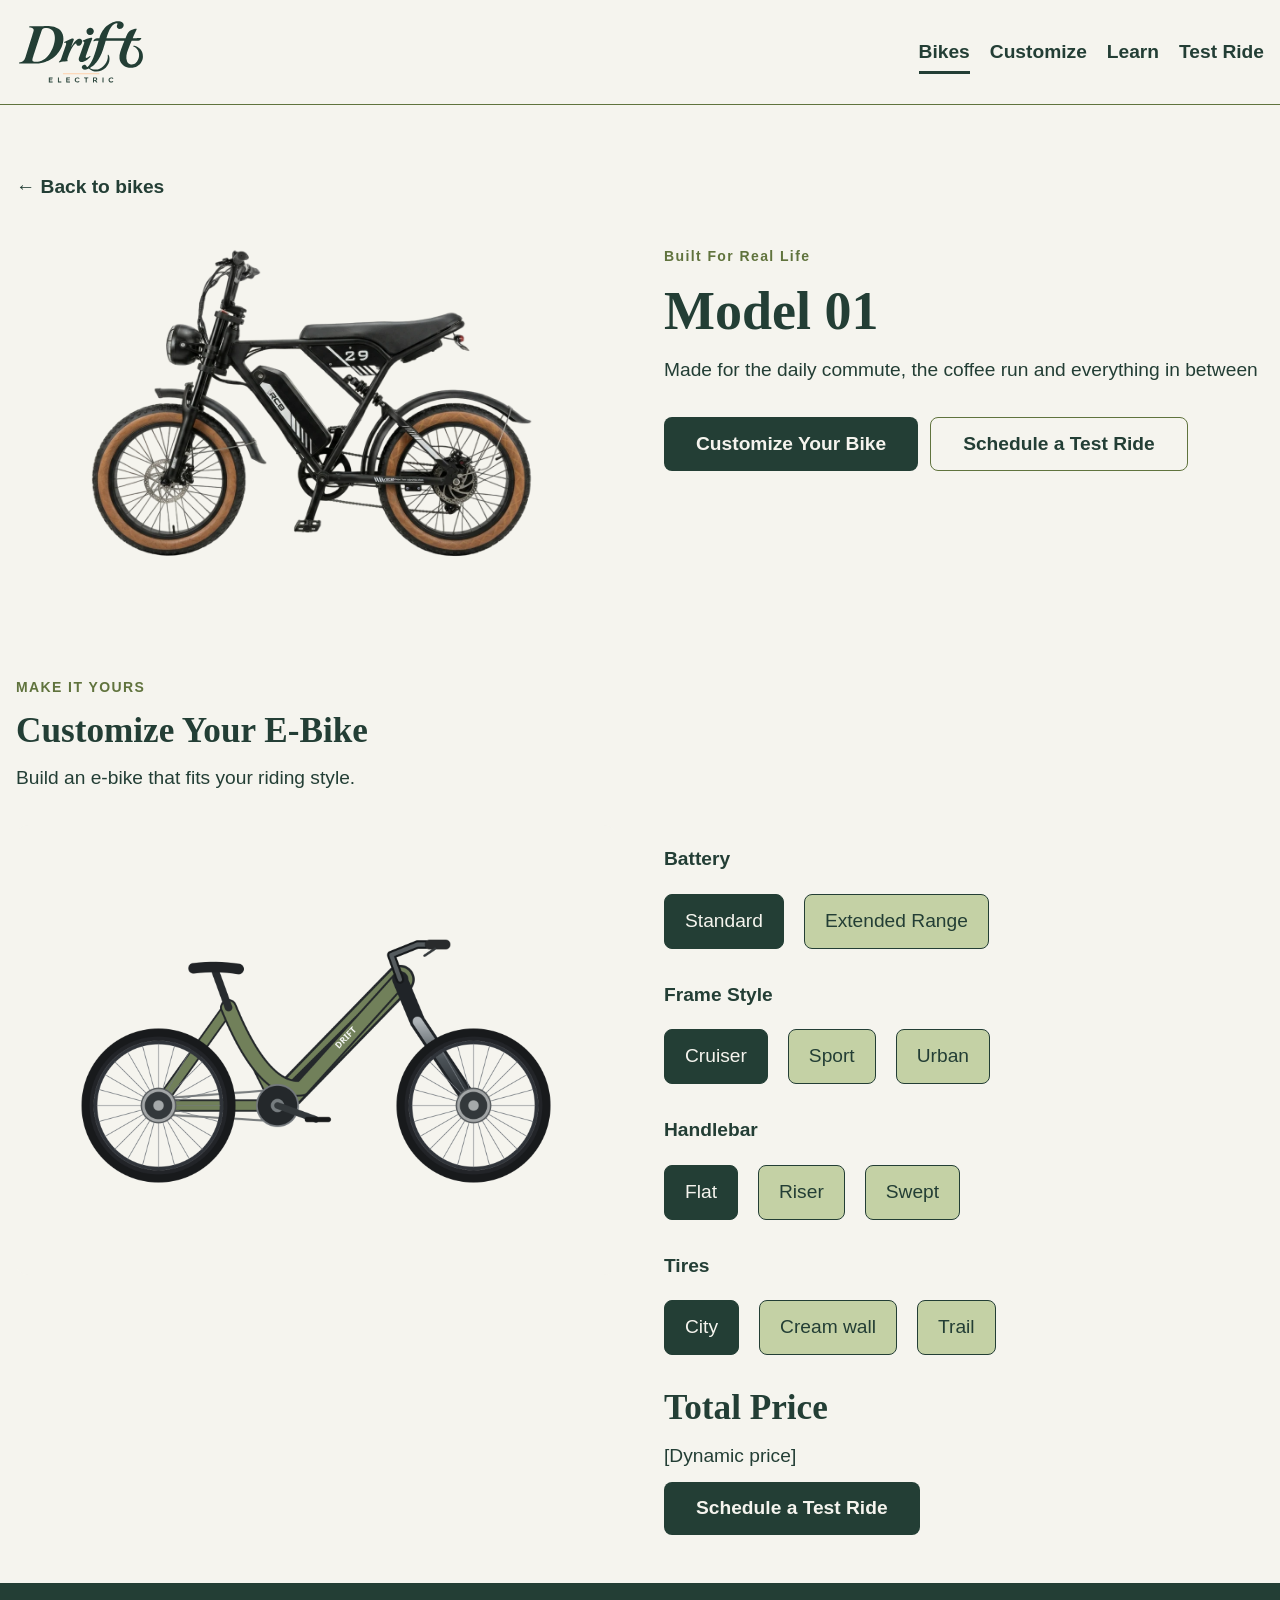
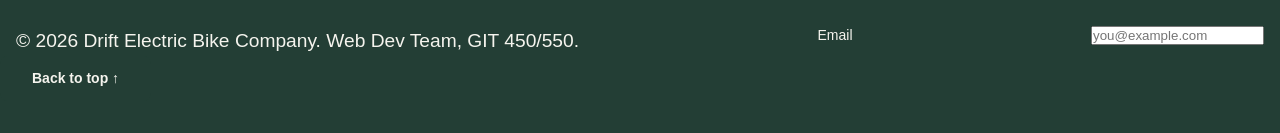
<file: bikes.html>
<!DOCTYPE html>
<html lang="en">
<head>
    <meta charset="UTF-8">
    <meta name="viewport" content="width=device-width, initial-scale=1.0">

    <meta name="description" content="Drift Electric Bike Company student website prototype. GIT 450/550.">
    <meta name="author" content="Web Dev Team GIT 450/550">

    <title>Drift Electric Bikes | Products Page</title>

    <!-- Link to External Stylesheet -->
    <link rel="stylesheet" href="style.css">

    <!-- Linking to Sydney's product configurator -->
    <script src="product_configuratior.js" defer></script>

</head>

<body id="top">
    <!-- Skip to main content -->
    <a href="#main-content" class="skip-link">Skip to main content</a>

    <!-- Header section -->
    <header class="site-header">
        <div class="container header">
            <a href="index.html" class="logo">
                <img src="images/Drift_Logo_Dark.svg" alt="Drift Electric Bike Company — Home"></a>

            <!-- Main Navigation -->
            <nav class="site-nav" aria-label="Main Navigation">
                <ul>
                    <li><a href="bikes.html" aria-current="page">Bikes</a></li>
                    <li><a href="customize.html">Customize</a></li>
                    <li><a href="learn.html">Learn</a></li>
                    <li><a href="test-ride.html">Test Ride</a></li>
                </ul>
            </nav>
        </div>
    </header>

    <!-- Main content -->
    <main id="main-content" tabindex="-1">

        <!-- Product detail section | Added id
             for product configurator on each product page. 
             Will split product page into separate pages by model ltr -->

        <section class="section" id="product-detail">
            <div class="container">
                <a href="index.html#bikes" class="back-link">&larr; Back to bikes</a>

                <div class="split product-detail">
                    <div class="detail-image">
                        <img src="images/product-image-photo-team-model.webp" alt="Drift mountain bike concept">
                    </div>

                    <div>
                        <p class="eyebrow">Built For Real Life</p>
                        <h1>Model 01</h1>

                        <p class="section-intro">
                            Made for the daily commute, the coffee run and everything in between
                        </p>
                        
                        <!-- Link to Product Configurator -->
                    <div class="actions">
                        <a href="#product-configurator" class="btn">
                            Customize Your Bike
                        </a>

                        <a href="test-ride.html" class="btn btn-light">
                            Schedule a Test Ride
                        </a>
                    </div>

                    </div>
                </div>
            </div>
        </section>

        <!-- Product Configurator Section -->
        <section class="section section-muted" id="product-configurator">
            <div class="container">

                <p class="eyebrow">MAKE IT YOURS</p>
                <h2>Customize Your E-Bike</h2>
                <p class="section-intro">
                    Build an e-bike that fits your riding style.
                </p>

                <div class="split product-detail">

                    <!-- Dynamic Bike Preview -->
                    <div class="bike-container">
                        <ul>
                            <li>
                                <img src="config_images/frame_cruiser.png"
                                    alt="Bike frame"
                                    class="frameStyle">
                            </li>
                            <li>
                                <img src="config_images/handlebar_flat.png"
                                    alt="Bike handlebar"
                                    class="handlebar">
                            </li>
                            <li>
                                <img src="config_images/wheel_city.png"
                                    alt="Bike wheels"
                                    class="wheels">
                            </li>
                        </ul>
                    </div>

                    <!-- Product Configuration Options -->
                    <div class="form-container">
                        <form>

                            <!-- Battery -->
                            <fieldset>
                                <legend>Battery</legend>

                                <input type="radio" id="battery-standard"
                                    name="battery" value="Standard" checked>
                                <label for="battery-standard">Standard</label>

                                <input type="radio" id="battery-extended"
                                    name="battery" value="Extended Range">
                                <label for="battery-extended">Extended Range</label>
                            </fieldset>

                            <!-- Frame Style -->
                            <fieldset>
                                <legend>Frame Style</legend>

                                <input type="radio" id="cruiser"
                                    name="frameStyle" value="cruiser" checked>
                                <label for="cruiser">Cruiser</label>

                                <input type="radio" id="sport"
                                    name="frameStyle" value="sport">
                                <label for="sport">Sport</label>

                                <input type="radio" id="urban"
                                    name="frameStyle" value="urban">
                                <label for="urban">Urban</label>
                            </fieldset>

                            <!-- Handlebar -->
                            <fieldset>
                                <legend>Handlebar</legend>

                                <input type="radio" id="flat"
                                    name="handlebar" value="flat" checked>
                                <label for="flat">Flat</label>

                                <input type="radio" id="riser"
                                    name="handlebar" value="riser">
                                <label for="riser">Riser</label>

                                <input type="radio" id="swept"
                                    name="handlebar" value="swept">
                                <label for="swept">Swept</label>
                            </fieldset>

                            <!-- Tires -->
                            <fieldset>
                                <legend>Tires</legend>

                                <input type="radio" id="city"
                                    name="wheels" value="city" checked>
                                <label for="city">City</label>

                                <input type="radio" id="creamWall"
                                    name="wheels" value="creamwall">
                                <label for="creamWall">Cream wall</label>

                                <input type="radio" id="trail"
                                    name="wheels" value="trail">
                                <label for="trail">Trail</label>
                            </fieldset>

                            <!-- Dynamic Pricing -->
                            <h2>Total Price</h2>
                            <p id="total-price">[Dynamic price]</p>

                            <p>
                                <a href="test-ride.html" class="btn">
                                    Schedule a Test Ride
                                </a>
                            </p>

                        </form>
                    </div>

                </div>
            </div>
        </section>


    </main>

    <!-- Footer -->
    <footer class="site-footer">
        <div class="container footer-inner">
            <p>&copy; 2026 Drift Electric Bike Company. Web Dev Team, GIT 450/550. </p>
            <label for="email">Email</label>
            <input type="email" name="email" id="email" placeholder="you@example.com" required>
        </div>

        <!-- btt -->
        <a href="#top" class="btt btn">Back to top ↑</a>
    </footer>

</body>
</html>
</file>
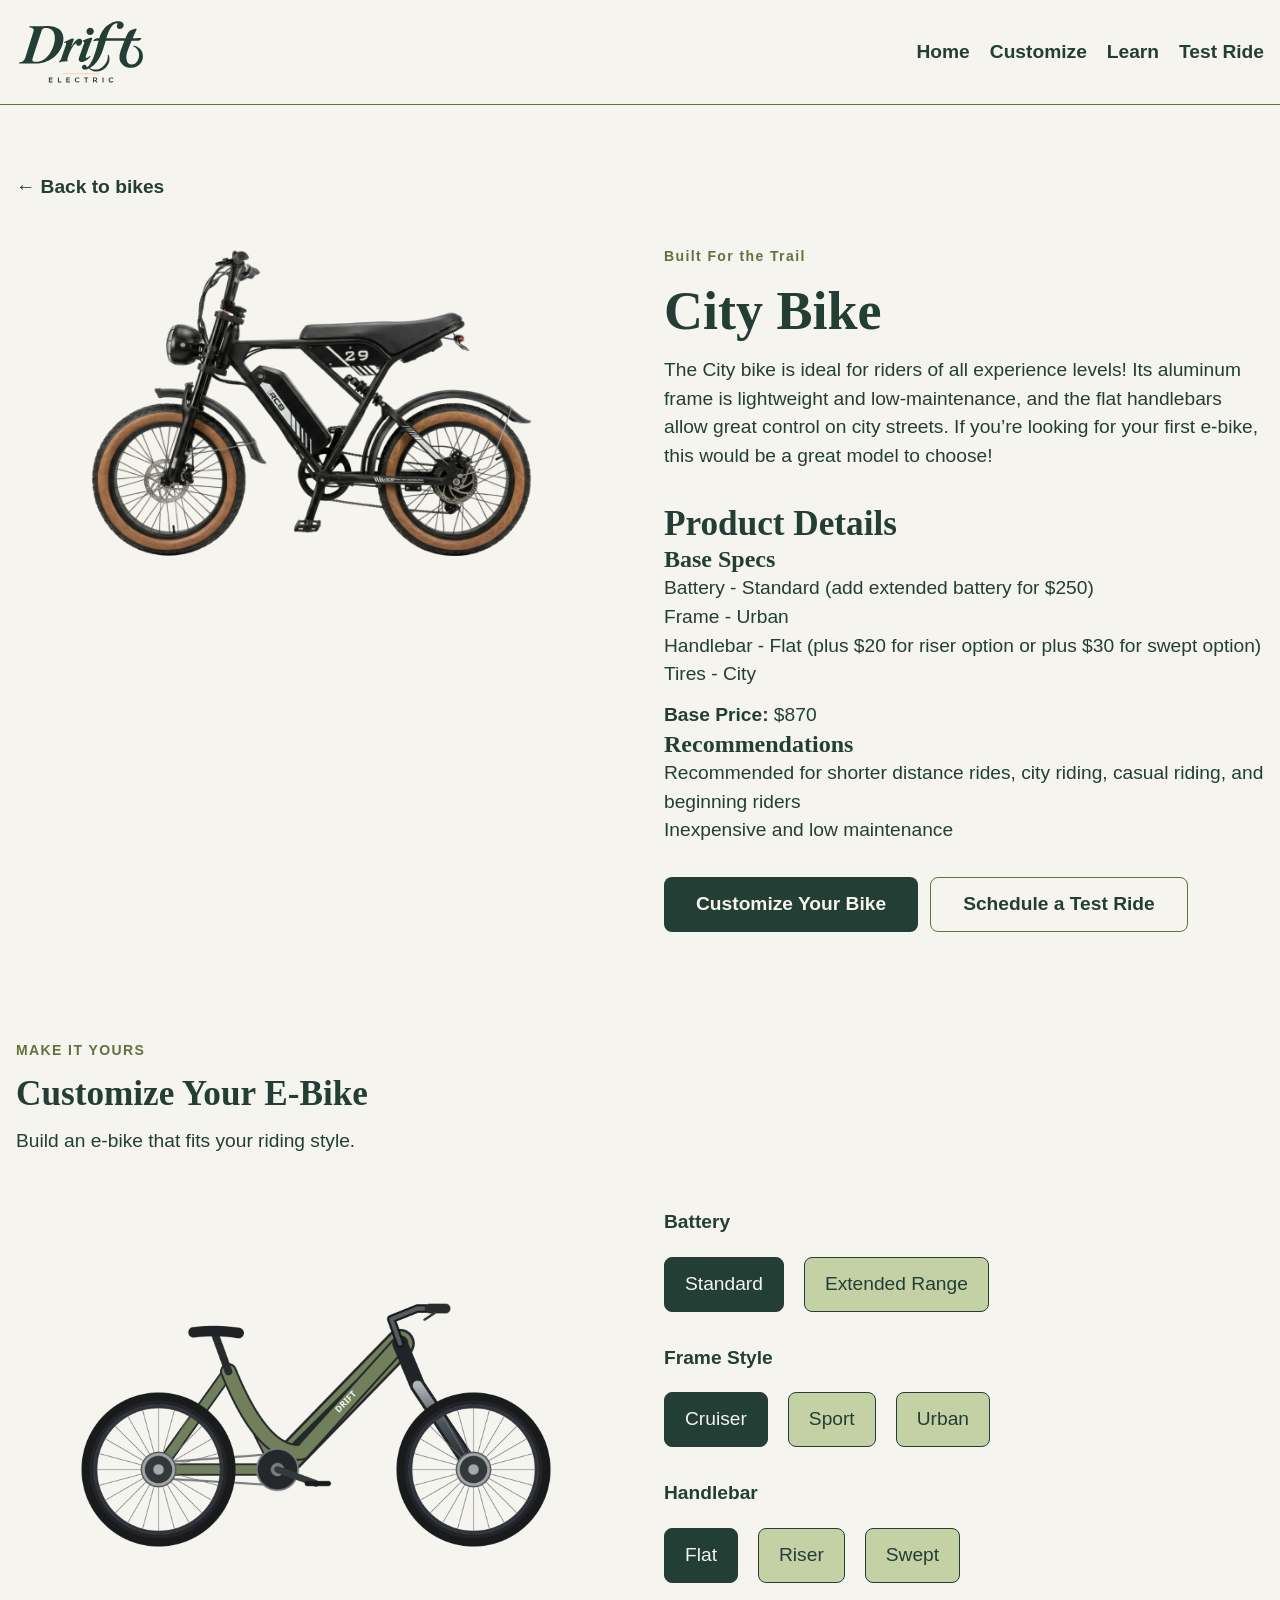
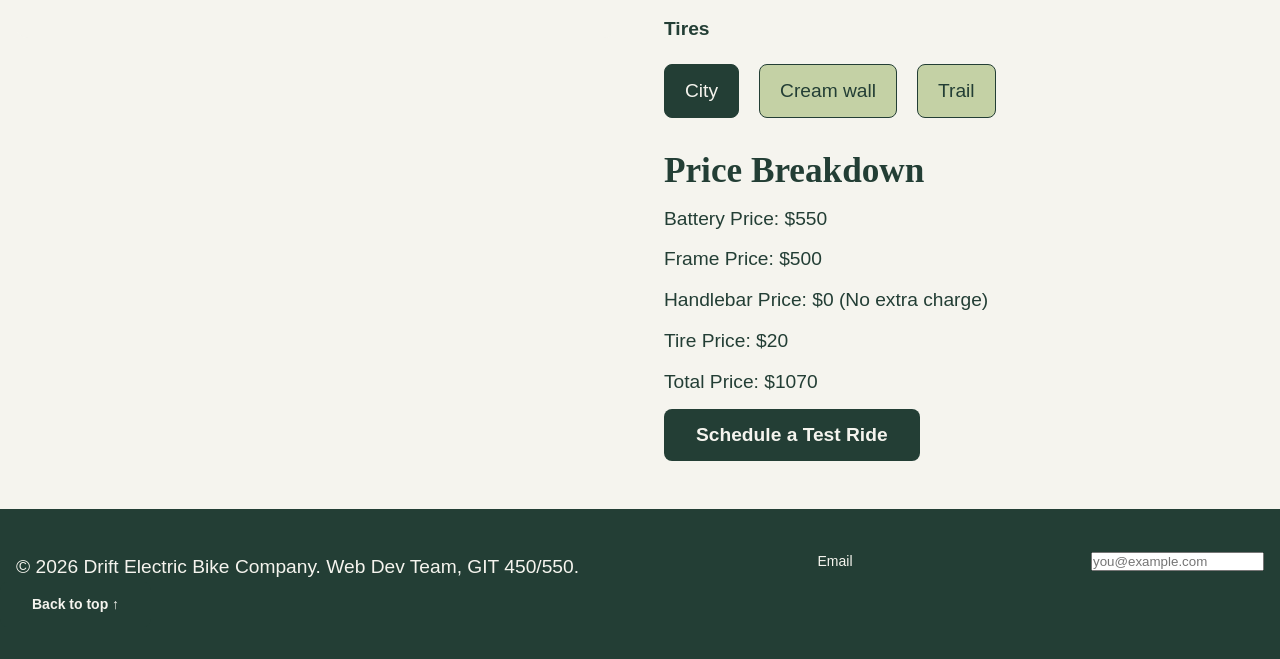
<file: city-bikes.html>
<!DOCTYPE html>
<html lang="en">
<head>
    <meta charset="UTF-8">
    <meta name="viewport" content="width=device-width, initial-scale=1.0">

    <meta name="description" content="Drift Electric Bike Company student website prototype. GIT 450/550.">
    <meta name="author" content="Web Dev Team GIT 450/550">

    <title>Drift Electric Bikes | Products Page</title>

    <!-- Link to External Stylesheet -->
    <link rel="stylesheet" href="style.css">

    <!-- Linking to Sydney's product configurator -->
    <script src="product_configuratior.js" defer></script>

</head>

<body id="top">
    <!-- Skip to main content -->
    <a href="#main-content" class="skip-link">Skip to main content</a>

    <!-- Header section -->
    <header class="site-header">
        <div class="container header">
            <a href="index.html" class="logo">
                <img src="images/Drift_Logo_Dark.svg" alt="Drift Electric Bike Company — Home"></a>

            <!-- Main Navigation -->
            <nav class="site-nav" aria-label="Main Navigation">
                <ul>
                    <li><a href="index.html">Home</a></li>
                    <li><a href="customize.html">Customize</a></li>
                    <li><a href="learn.html">Learn</a></li>
                    <li><a href="test-ride.html">Test Ride</a></li>
                </ul>
            </nav>
        </div>
    </header>

    <!-- Main content -->
    <main id="main-content" tabindex="-1">

        <!-- Product detail section | Added id
             for product configurator on each product page. 
             Will split product page into separate pages by model ltr -->

        <section class="section" id="product-detail">
            <div class="container">
                <a href="index.html#bikes" class="back-link">&larr; Back to bikes</a>

                <div class="split product-detail">
                    <div class="detail-image">
                        <img src="images/product-image-photo-team-model.webp" alt="Drift mountain bike concept">
                    </div>

                    <div>
                        <p class="eyebrow">Built For the Trail</p>
                        <h1>City Bike</h1>

                        <p class="section-intro">
                            The City bike is ideal for riders of all experience levels! Its aluminum frame is lightweight and low-maintenance, and the flat handlebars allow great control on city streets. If you’re looking for your first e-bike, this would be a great model to choose!
                        </p>

                      <h2>Product Details</h2>

                      <h3>Base Specs</h3>

                      <ul>
                        <li>Battery - Standard (add extended battery for $250)</li>
                        <li>Frame - Urban</li>
                        <li>Handlebar - Flat (plus $20 for riser option or plus $30 for swept option)</li>
                        <li>Tires - City</li>
                      </ul>

                      <p><strong>Base Price:</strong> $870</p>

                      <h3>Recommendations</h3>

                      <ul>
                        <li>Recommended for shorter distance rides, city riding, casual riding, and beginning riders</li>
                        <li>Inexpensive and low maintenance</li>
                      </ul>
                        
                        <!-- Link to Product Configurator -->
                    <div class="actions">
                        <a href="#product-configurator" class="btn">
                            Customize Your Bike
                        </a>

                        <a href="test-ride.html" class="btn btn-light">
                            Schedule a Test Ride
                        </a>
                    </div>

                    </div>
                </div>
            </div>
        </section>

        <!-- Product Configurator Section -->
        <section class="section section-muted" id="product-configurator">
            <div class="container">

                <p class="eyebrow">MAKE IT YOURS</p>
                <h2>Customize Your E-Bike</h2>
                <p class="section-intro">
                    Build an e-bike that fits your riding style.
                </p>

                <div class="split product-detail">
                    <div class="bike-container">
                    <ul>
                        <li><img src="config_images/frame_cruiser.png" alt="Bike frame" class="frameStyle" ></li>
                        <li><img src="config_images/handlebar_flat.png" alt="Bike handlebar" class="handlebar"></li>
                        <li><img src="config_images/wheel_city.png" alt="Bike wheels" class="wheels"></li>
                    </ul>
                </div>
                <div class="form-container">
                    <form>
                        <fieldset>
                            <legend>Battery</legend>
                            <input type ="radio" id ="battery-standard" name="battery" value="Standard" data-price="550" checked>
                            <label for="battery-standard">Standard</label>
                            <input type ="radio" id ="battery-extended"  name="battery" value="Extended Range" data-price="750">
                            <label for="battery-extended">Extended Range</label>
                        </fieldset>
                        <fieldset>
                            <legend>Frame Style</legend>
                            <input type ="radio" id ="cruiser"  name="frameStyle" value="cruiser" data-price="500" checked>
                            <label for="cruiser">Cruiser</label>
                            <input type ="radio" id ="sport"  name="frameStyle" value="sport" data-price="600">
                            <label for="sport">Sport</label>
                            <input type ="radio" id ="urban"  name="frameStyle" value="urban" data-price="300">
                            <label for="urban">Urban</label>
                        </fieldset>
                        <fieldset>
                            <legend>Handlebar</legend>
                            <input type ="radio" id ="flat"  name="handlebar" value="flat" data-price="0" checked>
                            <label for="flat">Flat</label>
                            <input type ="radio" id ="riser"  name="handlebar" value="riser" data-price="20">
                            <label for="riser">Riser</label>
                            <input type ="radio" id ="swept"  name="handlebar" value="swept" data-price="30">
                            <label for="swept">Swept</label>
                        </fieldset>
                        <fieldset>
                            <legend>Tires</legend>
                            <input type ="radio" id ="city"  name="wheels" value="city" data-price="20" checked>
                            <label for="city">City</label>
                            <input type ="radio" id ="creamWall"  name="wheels" value="creamwall" data-price="25">
                            <label for="creamWall">Cream wall</label>
                            <input type ="radio" id ="trail"  name="wheels" value="trail" data-price="30">
                            <label for="trail">Trail</label>
                        </fieldset>
                        <!-- javascript will be used to filter though the different price option and update the total price -->
                        
                            <h2>Price Breakdown</h2>
                            <p id="battery">Battery Price: $550</p>
                            <p id="frame">Frame Price: $500</p>
                            <p id="handlebar">Handlebar Price: $0 (No extra charge)</p>
                            <p id="tires">Tire Price: $20</p>
                            <p id="totalPrice">Total Price: $1070</p>

                            <p>
                                <a href="test-ride.html" class="btn">
                                    Schedule a Test Ride
                                </a>
                            </p>

                        </form>
                    </div>

                </div>
            </div>
        </section>


    </main>

    <!-- Footer -->
    <footer class="site-footer">
        <div class="container footer-inner">
            <p>&copy; 2026 Drift Electric Bike Company. Web Dev Team, GIT 450/550. </p>
            <label for="email">Email</label>
            <input type="email" name="email" id="email" placeholder="you@example.com" required>
        </div>

        <!-- btt -->
        <a href="#top" class="btt btn">Back to top ↑</a>
    </footer>

</body>
</html>
</file>
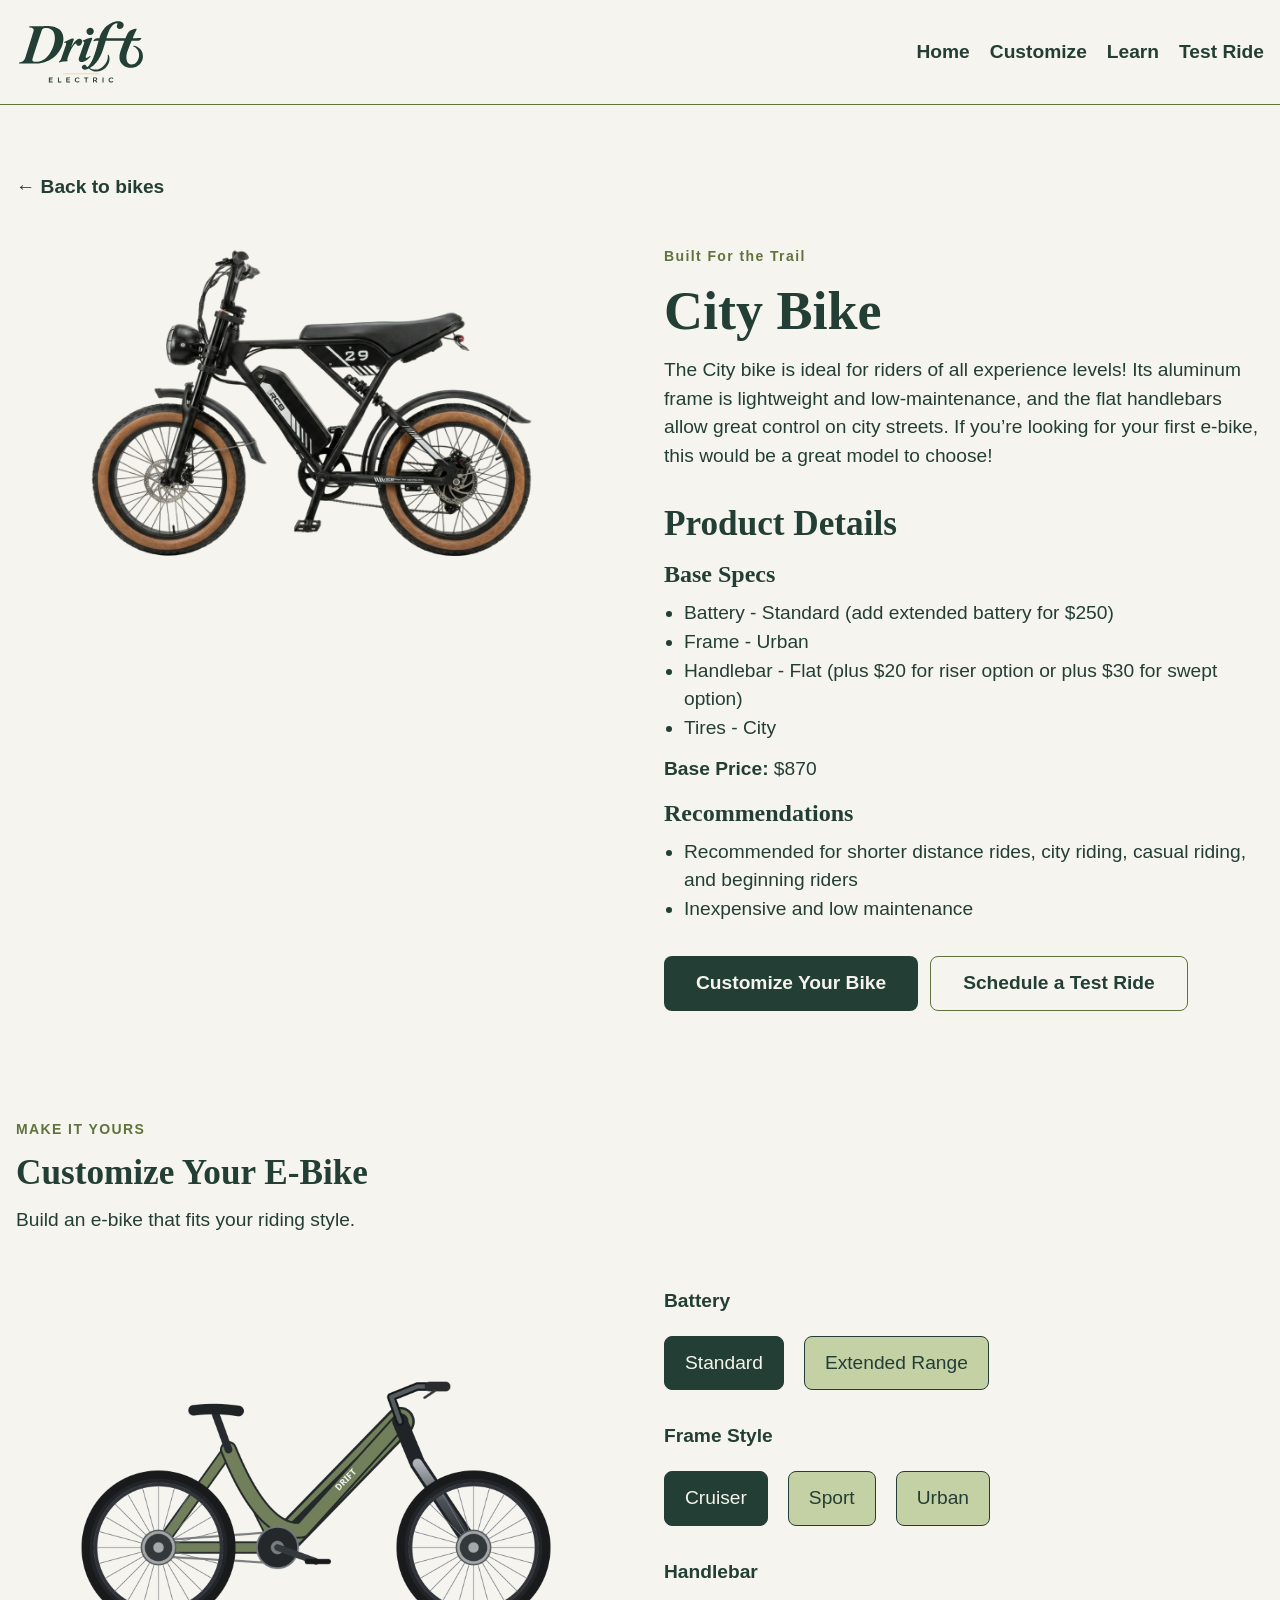
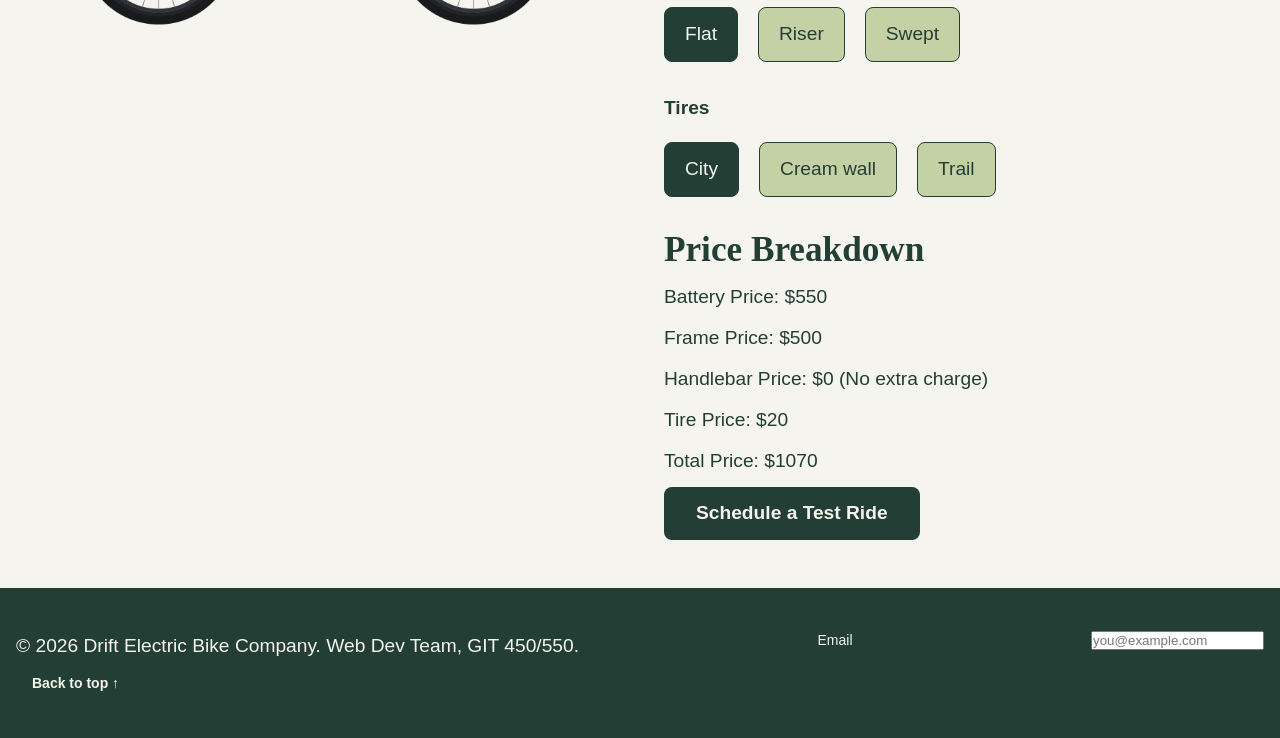
<file: city_bikes.html>
<!DOCTYPE html>
<html lang="en">
<head>
    <meta charset="UTF-8">
    <meta name="viewport" content="width=device-width, initial-scale=1.0">

    <meta name="description" content="Drift Electric Bike Company student website prototype. GIT 450/550.">
    <meta name="author" content="Web Dev Team GIT 450/550">

    <title>Drift Electric Bikes | Products Page</title>

    <!-- Link to External Stylesheet -->
    <link rel="stylesheet" href="style.css">

    <!-- Linking to Sydney's product configurator -->
    <script src="product_configuratior.js" defer></script>

</head>

<body id="top">
    <!-- Skip to main content -->
    <a href="#main-content" class="skip-link">Skip to main content</a>

    <!-- Header section -->
    <header class="site-header">
        <div class="container header">
            <a href="index.html" class="logo">
                <img src="images/Drift_Logo_Dark.svg" alt="Drift Electric Bike Company — Home"></a>

            <!-- Main Navigation -->
            <nav class="site-nav" aria-label="Main Navigation">
                <ul>
                    <li><a href="index.html">Home</a></li>
                    <li><a href="customize.html">Customize</a></li>
                    <li><a href="learn.html">Learn</a></li>
                    <li><a href="test-ride.html">Test Ride</a></li>
                </ul>
            </nav>
        </div>
    </header>

    <!-- Main content -->
    <main id="main-content" tabindex="-1">

        <!-- Product detail section | Added id
             for product configurator on each product page. 
             Will split product page into separate pages by model ltr -->

        <section class="section" id="product-detail">
            <div class="container">
                <a href="index.html#bikes" class="back-link">&larr; Back to bikes</a>

                <div class="split product-detail">
                    <div class="detail-image">
                        <img src="images/product-image-photo-team-model.webp" alt="Drift mountain bike concept">
                    </div>

                    <div class="bike-details">
                        <p class="eyebrow">Built For the Trail</p>
                        <h1>City Bike</h1>

                        <p class="section-intro">
                            The City bike is ideal for riders of all experience levels! Its aluminum frame is lightweight and low-maintenance, and the flat handlebars allow great control on city streets. If you’re looking for your first e-bike, this would be a great model to choose!
                        </p>

                      <h2>Product Details</h2>

                      <h3>Base Specs</h3>

                      <ul>
                        <li>Battery - Standard (add extended battery for $250)</li>
                        <li>Frame - Urban</li>
                        <li>Handlebar - Flat (plus $20 for riser option or plus $30 for swept option)</li>
                        <li>Tires - City</li>
                      </ul>

                      <p><strong>Base Price:</strong> $870</p>

                      <h3>Recommendations</h3>

                      <ul>
                        <li>Recommended for shorter distance rides, city riding, casual riding, and beginning riders</li>
                        <li>Inexpensive and low maintenance</li>
                      </ul>
                        
                        <!-- Link to Product Configurator -->
                    <div class="actions">
                        <a href="#product-configurator" class="btn">
                            Customize Your Bike
                        </a>

                        <a href="test-ride.html" class="btn btn-light">
                            Schedule a Test Ride
                        </a>
                    </div>

                    </div>
                </div>
            </div>
        </section>

        <!-- Product Configurator Section -->
        <section class="section section-muted" id="product-configurator">
            <div class="container">

                <p class="eyebrow">MAKE IT YOURS</p>
                <h2>Customize Your E-Bike</h2>
                <p class="section-intro">
                    Build an e-bike that fits your riding style.
                </p>

                <div class="split product-detail">
                    <div class="bike-container">
                    <ul>
                        <li><img src="config_images/frame_cruiser.png" alt="Bike frame" class="frameStyle" ></li>
                        <li><img src="config_images/handlebar_flat.png" alt="Bike handlebar" class="handlebar"></li>
                        <li><img src="config_images/wheel_city.png" alt="Bike wheels" class="wheels"></li>
                    </ul>
                </div>
                <div class="form-container">
                    <form>
                        <fieldset>
                            <legend>Battery</legend>
                            <input type ="radio" id ="battery-standard" name="battery" value="Standard" data-price="550" checked>
                            <label for="battery-standard">Standard</label>
                            <input type ="radio" id ="battery-extended"  name="battery" value="Extended Range" data-price="750">
                            <label for="battery-extended">Extended Range</label>
                        </fieldset>
                        <fieldset>
                            <legend>Frame Style</legend>
                            <input type ="radio" id ="cruiser"  name="frameStyle" value="cruiser" data-price="500" checked>
                            <label for="cruiser">Cruiser</label>
                            <input type ="radio" id ="sport"  name="frameStyle" value="sport" data-price="600">
                            <label for="sport">Sport</label>
                            <input type ="radio" id ="urban"  name="frameStyle" value="urban" data-price="300">
                            <label for="urban">Urban</label>
                        </fieldset>
                        <fieldset>
                            <legend>Handlebar</legend>
                            <input type ="radio" id ="flat"  name="handlebar" value="flat" data-price="0" checked>
                            <label for="flat">Flat</label>
                            <input type ="radio" id ="riser"  name="handlebar" value="riser" data-price="20">
                            <label for="riser">Riser</label>
                            <input type ="radio" id ="swept"  name="handlebar" value="swept" data-price="30">
                            <label for="swept">Swept</label>
                        </fieldset>
                        <fieldset>
                            <legend>Tires</legend>
                            <input type ="radio" id ="city"  name="wheels" value="city" data-price="20" checked>
                            <label for="city">City</label>
                            <input type ="radio" id ="creamWall"  name="wheels" value="creamwall" data-price="25">
                            <label for="creamWall">Cream wall</label>
                            <input type ="radio" id ="trail"  name="wheels" value="trail" data-price="30">
                            <label for="trail">Trail</label>
                        </fieldset>
                        <!-- javascript will be used to filter though the different price option and update the total price -->
                        
                            <h2>Price Breakdown</h2>
                            <p id="battery">Battery Price: $550</p>
                            <p id="frame">Frame Price: $500</p>
                            <p id="handlebar">Handlebar Price: $0 (No extra charge)</p>
                            <p id="tires">Tire Price: $20</p>
                            <p id="totalPrice">Total Price: $1070</p>

                            <p>
                                <a href="test-ride.html" class="btn">
                                    Schedule a Test Ride
                                </a>
                            </p>

                        </form>
                    </div>

                </div>
            </div>
        </section>


    </main>

    <!-- Footer -->
    <footer class="site-footer">
        <div class="container footer-inner">
            <p>&copy; 2026 Drift Electric Bike Company. Web Dev Team, GIT 450/550. </p>
            <label for="email">Email</label>
            <input type="email" name="email" id="email" placeholder="you@example.com" required>
        </div>

        <!-- btt -->
        <a href="#top" class="btt btn">Back to top ↑</a>
    </footer>

</body>
</html>
</file>
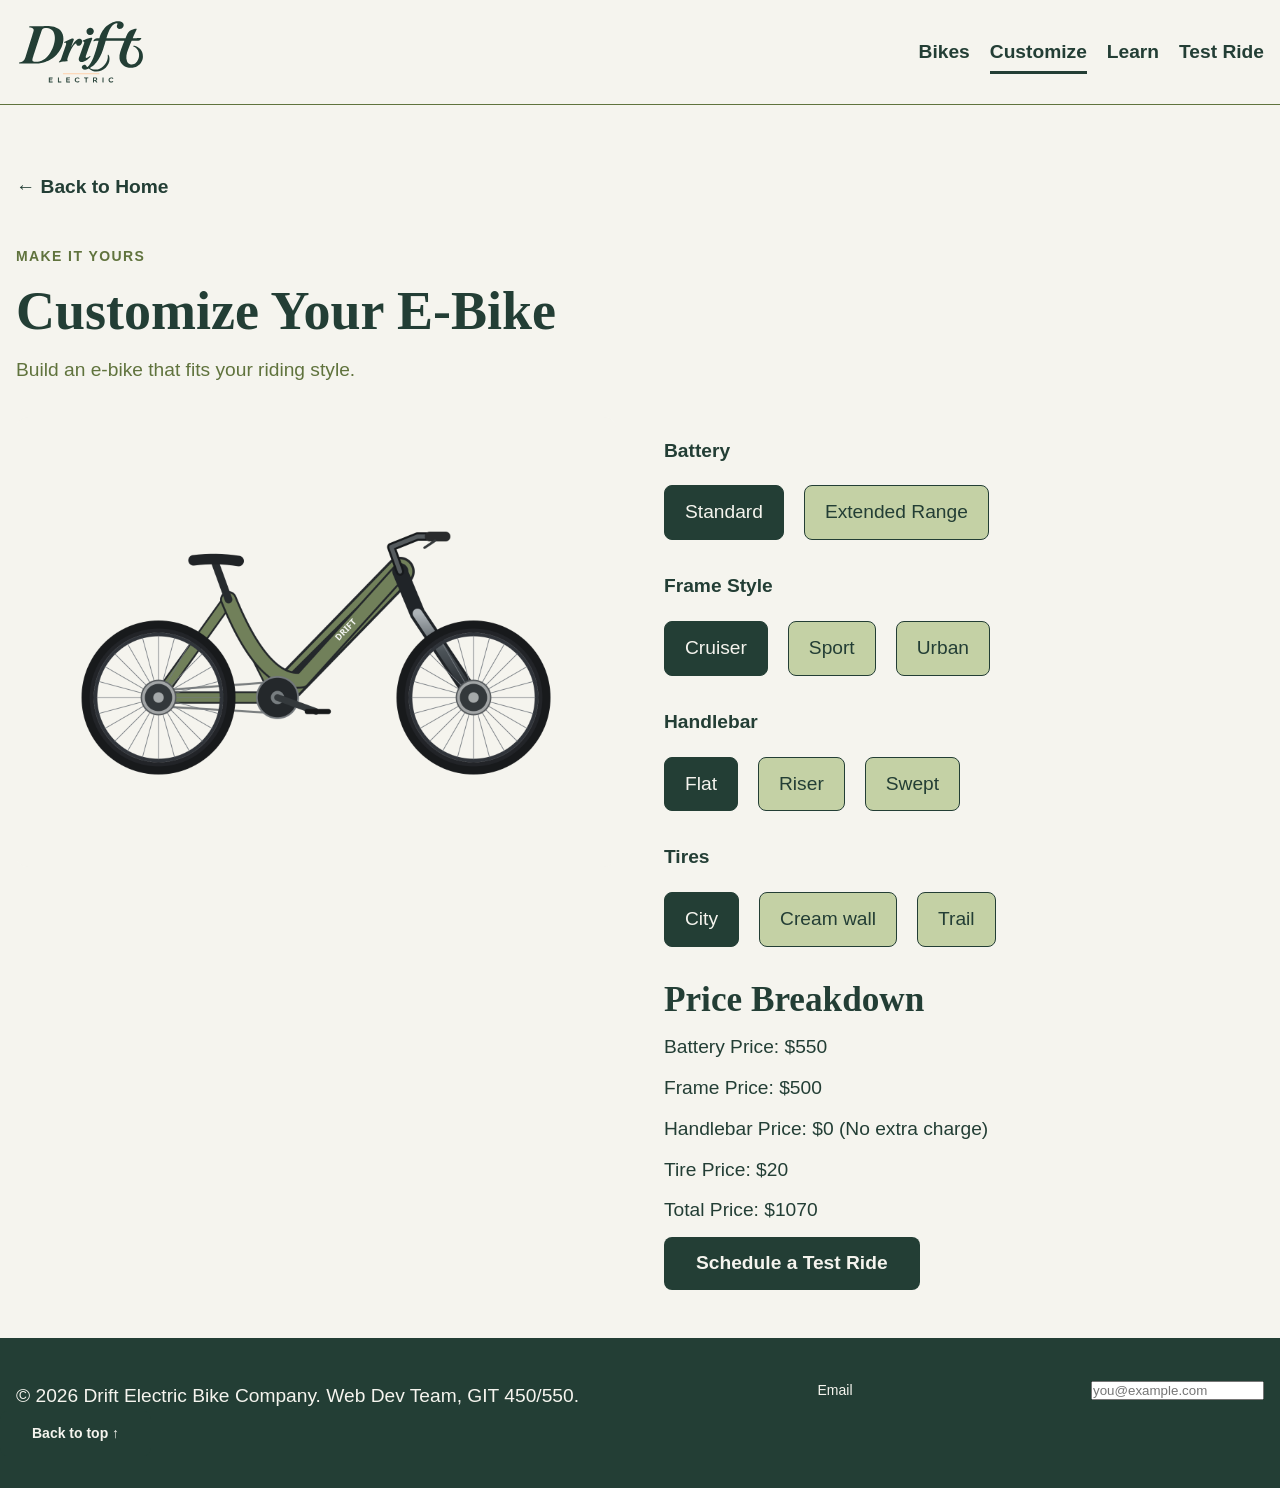
<file: customize.html>
<!DOCTYPE html>
<html lang="en">
<head>
    <meta charset="UTF-8">
    <meta name="viewport" content="width=device-width, initial-scale=1.0">

    <meta name="description" content="Drift Electric Bike Company student website prototype. GIT 450/550.">
    <meta name="author" content="Web Dev Team GIT 450/550">

    <title>Drift Electric Bikes | Product Configurator & Price Comparison Page</title>

    <!-- Link to External Stylesheet -->
    <link rel="stylesheet" href="style.css">
    <script src="product_configuratior.js" defer></script>
</head>

<body id="top">
    <!-- Skip to main content -->
    <a href="#main-content" class="skip-link">Skip to main content</a>

    <!-- Header section -->
    <header class="site-header">
        <div class="container header">
            <a href="index.html" class="logo">
                <img src="images/Drift_Logo_Dark.svg" alt="Drift Electric Bike Company — Home"></a>

            <!-- Main Navigation -->
            <nav class="site-nav" aria-label="Main Navigation">
                <ul>
                    <li><a href="index.html#bikes">Bikes</a></li>
                    <li><a href="customize.html" aria-current="page">Customize</a></li>
                    <li><a href="learn.html">Learn</a></li>
                    <li><a href="test-ride.html">Test Ride</a></li>
                </ul>
            </nav>
        </div>
    </header>

    <!-- Main content -->
    <main id="main-content" tabindex="-1">
        <!-- Product detail section -->
        <section class="section">
            <div class="container">
                <a href="index.html#home" class="back-link">&larr; Back to Home</a>

                <p class="eyebrow">MAKE IT YOURS</p>
                <h1>Customize Your E-Bike</h1>
                <p class="section-intro">
                    Build an e-bike that fits your riding style.
                </p>

                <div class="split product-detail">
                    <div class="bike-container">
                    <ul>
                        <li><img src="config_images/frame_cruiser.png" alt="Bike frame" class="frameStyle" ></li>
                        <li><img src="config_images/handlebar_flat.png" alt="Bike handlebar" class="handlebar"></li>
                        <li><img src="config_images/wheel_city.png" alt="Bike wheels" class="wheels"></li>
                    </ul>
                </div>
                <div class="form-container">
                    <form>
                        <fieldset>
                            <legend>Battery</legend>
                            <input type ="radio" id ="battery-standard" name="battery" value="Standard" data-price="550" checked>
                            <label for="battery-standard">Standard</label>
                            <input type ="radio" id ="battery-extended"  name="battery" value="Extended Range" data-price="750">
                            <label for="battery-extended">Extended Range</label>
                        </fieldset>
                        <fieldset>
                            <legend>Frame Style</legend>
                            <input type ="radio" id ="cruiser"  name="frameStyle" value="cruiser" data-price="500" checked>
                            <label for="cruiser">Cruiser</label>
                            <input type ="radio" id ="sport"  name="frameStyle" value="sport" data-price="600">
                            <label for="sport">Sport</label>
                            <input type ="radio" id ="urban"  name="frameStyle" value="urban" data-price="300">
                            <label for="urban">Urban</label>
                        </fieldset>
                        <fieldset>
                            <legend>Handlebar</legend>
                            <input type ="radio" id ="flat"  name="handlebar" value="flat" data-price="0" checked>
                            <label for="flat">Flat</label>
                            <input type ="radio" id ="riser"  name="handlebar" value="riser" data-price="20">
                            <label for="riser">Riser</label>
                            <input type ="radio" id ="swept"  name="handlebar" value="swept" data-price="30">
                            <label for="swept">Swept</label>
                        </fieldset>
                        <fieldset>
                            <legend>Tires</legend>
                            <input type ="radio" id ="city"  name="wheels" value="city" data-price="20" checked>
                            <label for="city">City</label>
                            <input type ="radio" id ="creamWall"  name="wheels" value="creamwall" data-price="25">
                            <label for="creamWall">Cream wall</label>
                            <input type ="radio" id ="trail"  name="wheels" value="trail" data-price="30">
                            <label for="trail">Trail</label>
                        </fieldset>
                        <!-- javascript will be used to filter though the different price option and update the total price -->
                        
                            <h2>Price Breakdown</h2>
                            <p id="battery">Battery Price: $550</p>
                            <p id="frame">Frame Price: $500</p>
                            <p id="handlebar">Handlebar Price: $0 (No extra charge)</p>
                            <p id="tires">Tire Price: $20</p>
                            <p id="totalPrice">Total Price: $1070</p>

                            <p><a href="test-ride.html" class="btn">Schedule a Test Ride</a></p>
                    </form>
                    </div>
                </div>
            </div>
        </section>

    </main>

    <!-- Footer -->
    <footer class="site-footer">
        <div class="container footer-inner">
            <p>&copy; 2026 Drift Electric Bike Company. Web Dev Team, GIT 450/550. </p>
            <label for="email">Email</label>
            <input type="email" name="email" id="email" placeholder="you@example.com" required>
        </div>

        <!-- btt -->
        <a href="#top" class="btt btn">Back to top ↑</a>
    </footer>
    
</body>
</html>
</file>
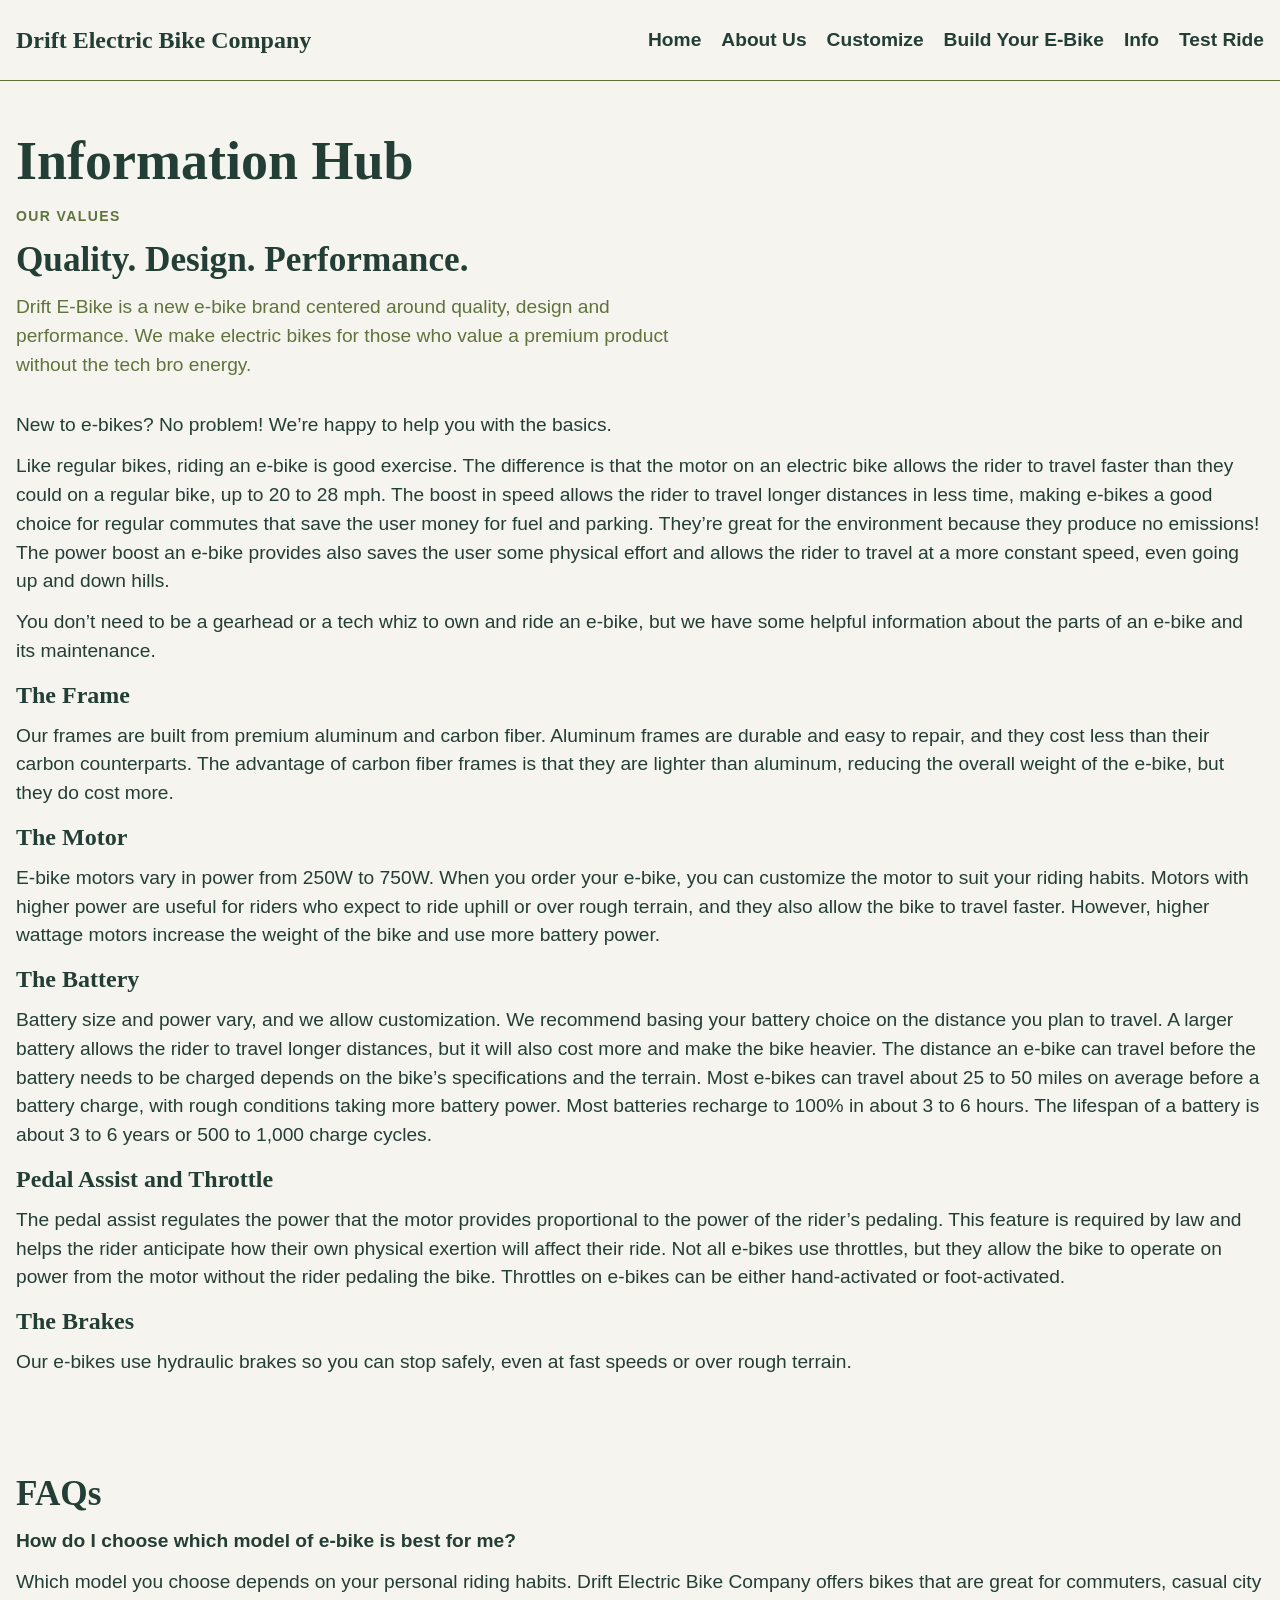
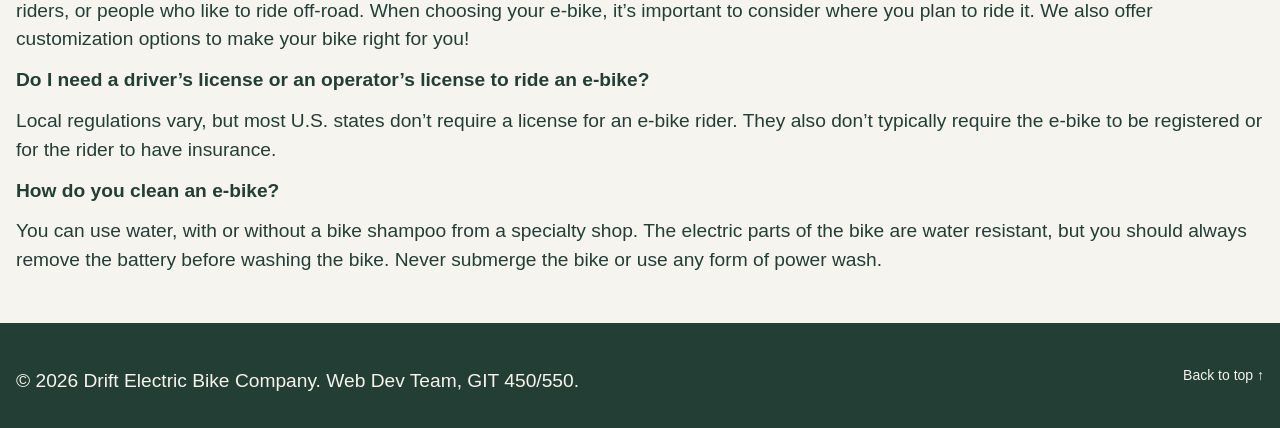
<file: info.html>
<!DOCTYPE html>
<html lang="en">
<head>
    <meta charset="UTF-8">
    <meta name="viewport" content="width=device-width, initial-scale=1.0">

    <meta name="description" content="Drift Electric Bike Company student website prototype. GIT 450/550.">
    <meta name="author" content="Web Dev Team GIT 450/550">

    <title>Drift Electric Bikes Products Page</title>

    <!-- Link to External Stylesheet -->
    <link rel="stylesheet" href="style.css">
</head>

<body id="top">
    <!-- Skip to main content -->
    <a href="#main-content" class="skip-link">Skip to main content</a>

    <!-- Header section -->
    <header class="site-header">
        <div class="container header">
            <a href="index.html" class="logo">Drift Electric Bike Company</a>

            <!-- Main Navigation -->
            <nav class="site-nav" aria-label="Main Navigation">
                <ul>
                    <li><a href="index.html#home">Home</a></li>
                    <li><a href="index.html#about">About Us</a></li>
                    <li><a href="customize.html">Customize</a></li>
                    <li><a href="index.html#build">Build Your E-Bike</a></li>
                    <li><a href="info.html">Info</a></li>
                    <li><a href="test-ride.html">Test Ride</a></li>
                </ul>
            </nav>
        </div>
    </header>

    <!-- Intro section -->
    <main id="main-content" tabindex="-1">
        <section class="section" id="about">
            <div class="container">
                <h1>Information Hub</h1>
                <p class="eyebrow">OUR VALUES</p>
                <h2>Quality. Design. Performance.</h2>
                <p class="section-intro">Drift E-Bike is a new e-bike brand centered around quality, design and performance. We make electric bikes for those who value a premium product without the tech bro energy.</p>
            <p>New to e-bikes? No problem! We’re happy to help you with the basics.</p>
                <p>Like regular bikes, riding an e-bike is good exercise. The difference is that the motor on an electric bike allows the rider to travel faster than they could on a regular bike, up to 20 to 28 mph. The boost in speed allows the rider to travel longer distances in less time, making e-bikes a good choice for regular commutes that save the user money for fuel and parking. They’re great for the environment because they produce no emissions! The power boost an e-bike provides also saves the user some physical effort and allows the rider to travel at a more constant speed, even going up and down hills.</p>
            <p>You don’t need to be a gearhead or a tech whiz to own and ride an e-bike, but we have some helpful information about the parts of an e-bike and its maintenance.</p>
            <h3>The Frame</h3>
                <p>Our frames are built from premium aluminum and carbon fiber. Aluminum frames are durable and easy to repair, and they cost less than their carbon counterparts. The advantage of carbon fiber frames is that they are lighter than aluminum, reducing the overall weight of the e-bike, but they do cost more.</p>
                <h3>The Motor</h3>
                <p>E-bike motors vary in power from 250W to 750W. When you order your e-bike, you can customize the motor to suit your riding habits. Motors with higher power are useful for riders who expect to ride uphill or over rough terrain, and they also allow the bike to travel faster. However, higher wattage motors increase the weight of the bike and use more battery power.</p>
                <h3>The Battery</h3>
                <p>Battery size and power vary, and we allow customization. We recommend basing your battery choice on the distance you plan to travel. A larger battery allows the rider to travel longer distances, but it will also cost more and make the bike heavier. The distance an e-bike can travel before the battery needs to be charged depends on the bike’s specifications and the terrain. Most e-bikes can travel about 25 to 50 miles on average before a battery charge, with rough conditions taking more battery power. Most batteries recharge to 100% in about 3 to 6 hours. The lifespan of a battery is about 3 to 6 years or 500 to 1,000 charge cycles.</p>
                <h3>Pedal Assist and Throttle</h3>
                <p>The pedal assist regulates the power that the motor provides proportional to the power of the rider’s pedaling. This feature is required by law and helps the rider anticipate how their own physical exertion will affect their ride. Not all e-bikes use throttles, but they allow the bike to operate on power from the motor without the rider pedaling the bike. Throttles on e-bikes can be either hand-activated or foot-activated.</p>
                <h3>The Brakes</h3>
                <p>Our e-bikes use hydraulic brakes so you can stop safely, even at fast speeds or over rough terrain.</p>
            </div>
        </section>
        <section class="section" id="faqs">
            <div class="container">
            <h2>FAQs</h2>
            <p class="question">How do I choose which model of e-bike is best for me?</p>
            <div class="answer">
            <p>Which model you choose depends on your personal riding habits. Drift Electric Bike Company offers bikes that are great for commuters, casual city riders, or people who like to ride off-road. When choosing your e-bike, it’s important to consider where you plan to ride it. We also offer customization options to make your bike right for you!</p>
            </div>
                <p class="question">Do I need a driver’s license or an operator’s license to ride an e-bike?</p>
            <div class="answer">
            <p>Local regulations vary, but most U.S. states don’t require a license for an e-bike rider. They also don’t typically require the e-bike to be registered or for the rider to have insurance.</p>
            </div>
                <p class="question">How do you clean an e-bike?</p>
            <div class="answer">
            <p>You can use water, with or without a bike shampoo from a specialty shop. The electric parts of the bike are water resistant, but you should always remove the battery before washing the bike. Never submerge the bike or use any form of power wash.</p>
            </div>
            </div>
        </section>
    </main> 

    <!-- Footer section -->
    <footer class="site-footer">
        <div class="container footer-inner">
            <p>&copy; 2026 Drift Electric Bike Company. Web Dev Team, GIT 450/550.</p>
            <a href="#top" class="footer-link">Back to top &uarr;</a>
        </div>
    </footer>
</body>
</html>
</file>
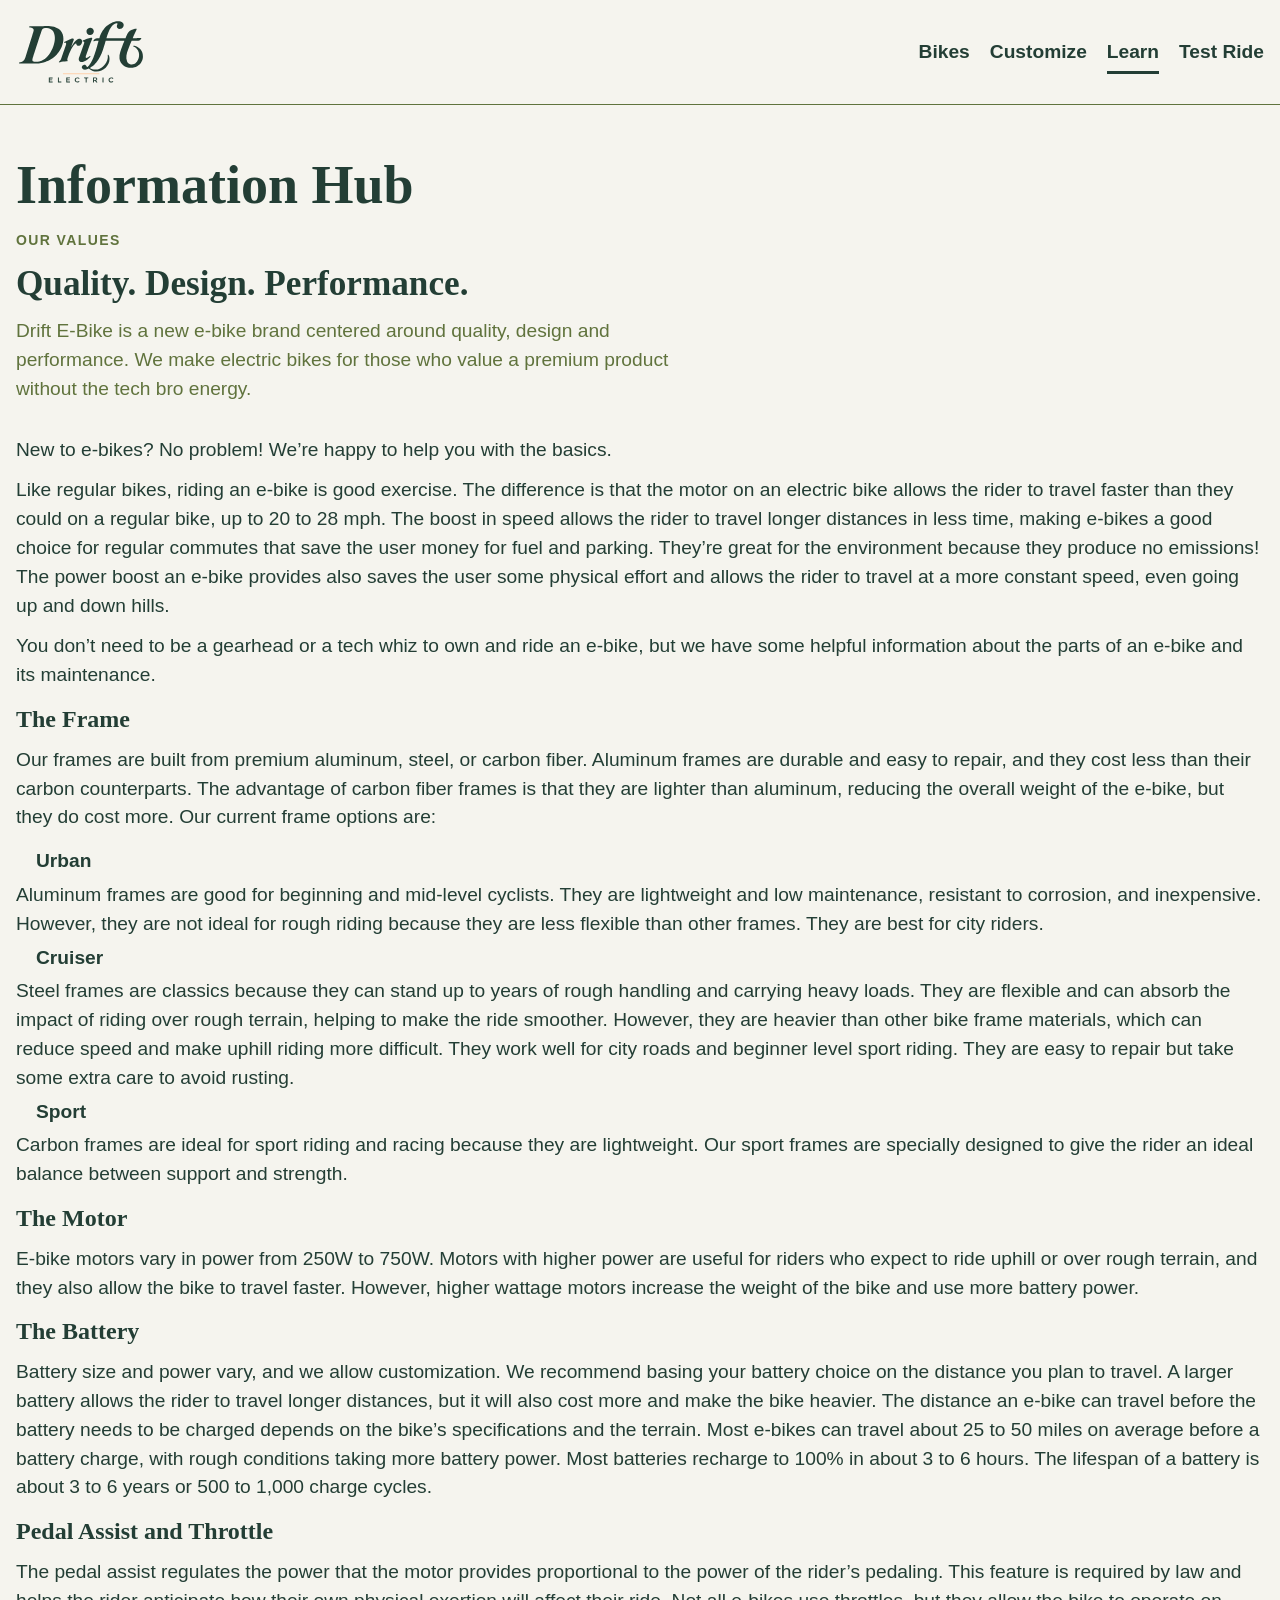
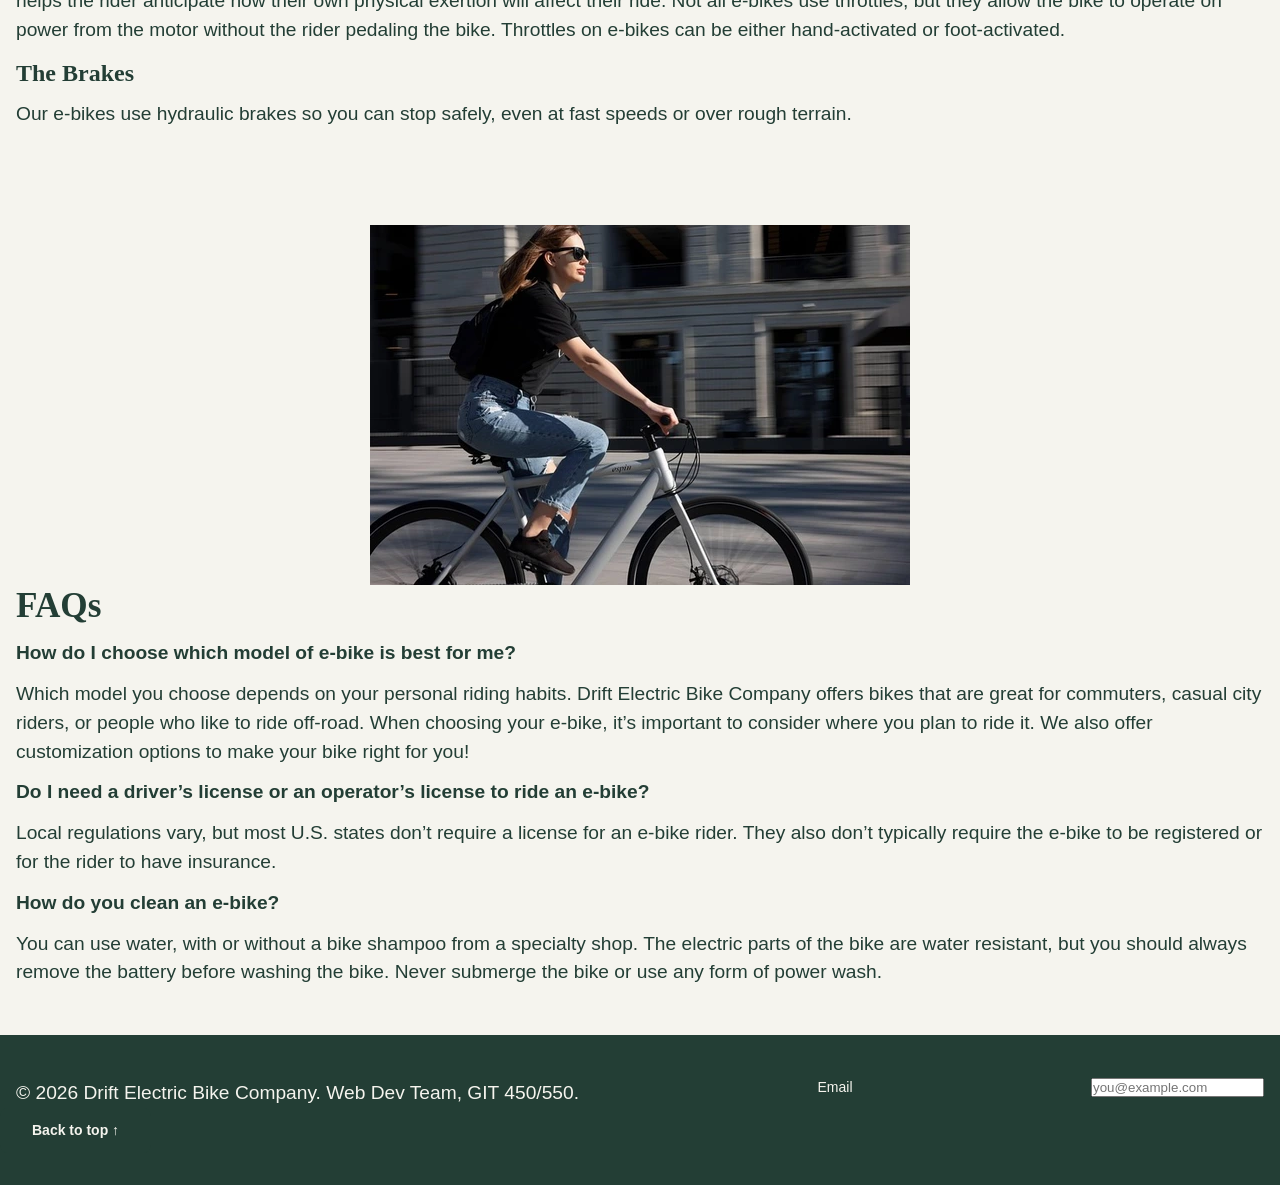
<file: learn.html>
<!DOCTYPE html>
<html lang="en">
<head>
    <meta charset="UTF-8">
    <meta name="viewport" content="width=device-width, initial-scale=1.0">

    <meta name="description" content="Drift Electric Bike Company student website prototype. GIT 450/550.">
    <meta name="author" content="Web Dev Team GIT 450/550">

    <title>Drift Electric Bikes | Information Hub</title>

    <!-- Link to External Stylesheet -->
    <link rel="stylesheet" href="style.css">
</head>

<body id="top">
    <!-- Skip to main content -->
    <a href="#main-content" class="skip-link">Skip to main content</a>

    <!-- Header section -->
    <header class="site-header">
        <div class="container header">
            <a href="index.html" class="logo">
                <img src="images/Drift_Logo_Dark.svg" alt="Drift Electric Bike Company — Home"></a>

            <!-- Main Navigation -->
            <nav class="site-nav" aria-label="Main Navigation">
                <ul>
                    <li><a href="index.html#bikes">Bikes</a></li>
                    <li><a href="customize.html">Customize</a></li>
                    <li><a href="learn.html" aria-current="page">Learn</a></li>
                    <li><a href="test-ride.html">Test Ride</a></li>
                </ul>
            </nav>
        </div>
    </header>

    <!-- Intro section -->
    <main id="main-content" tabindex="-1">
        <section class="section" id="about">
            <div class="container">
                <h1>Information Hub</h1>
                <p class="eyebrow">OUR VALUES</p>
                <h2>Quality. Design. Performance.</h2>
                <p class="section-intro">Drift E-Bike is a new e-bike brand centered around quality, design and performance. We make electric bikes for those who value a premium product without the tech bro energy.</p>
            <p>New to e-bikes? No problem! We’re happy to help you with the basics.</p>
                <p>Like regular bikes, riding an e-bike is good exercise. The difference is that the motor on an electric bike allows the rider to travel faster than they could on a regular bike, up to 20 to 28 mph. The boost in speed allows the rider to travel longer distances in less time, making e-bikes a good choice for regular commutes that save the user money for fuel and parking. They’re great for the environment because they produce no emissions! The power boost an e-bike provides also saves the user some physical effort and allows the rider to travel at a more constant speed, even going up and down hills.</p>
            <p>You don’t need to be a gearhead or a tech whiz to own and ride an e-bike, but we have some helpful information about the parts of an e-bike and its maintenance.</p>
            <h3>The Frame</h3>
                <p>Our frames are built from premium aluminum, steel, or carbon fiber. Aluminum frames are durable and easy to repair, and they cost less than their carbon counterparts. The advantage of carbon fiber frames is that they are lighter than aluminum, reducing the overall weight of the e-bike, but they do cost more. Our current frame options are:</p>
                <dl>
                    <dt>Urban</dt>
                    <dd>Aluminum frames are good for beginning and mid-level cyclists. They are lightweight and low maintenance, resistant to corrosion, and inexpensive. However, they are not ideal for rough riding because they are less flexible than other frames. They are best for city riders.</dd>
                    <dt>Cruiser</dt>
                    <dd>Steel frames are classics because they can stand up to years of rough handling and carrying heavy loads. They are flexible and can absorb the impact of riding over rough terrain, helping to make the ride smoother. However, they are heavier than other bike frame materials, which can reduce speed and make uphill riding more difficult. They work well for city roads and beginner level sport riding. They are easy to repair but take some extra care to avoid rusting.</dd>
                    <dt>Sport</dt>
                    <dd>Carbon frames are ideal for sport riding and racing because they are lightweight. Our sport frames are specially designed to give the rider an ideal balance between support and strength.
</dd>
                </dl>
                <h3 id="city-riding">The Motor</h3>
                <p>E-bike motors vary in power from 250W to 750W. Motors with higher power are useful for riders who expect to ride uphill or over rough terrain, and they also allow the bike to travel faster. However, higher wattage motors increase the weight of the bike and use more battery power.</p>
                <h3 id="battery">The Battery</h3>
                <p>Battery size and power vary, and we allow customization. We recommend basing your battery choice on the distance you plan to travel. A larger battery allows the rider to travel longer distances, but it will also cost more and make the bike heavier. The distance an e-bike can travel before the battery needs to be charged depends on the bike’s specifications and the terrain. Most e-bikes can travel about 25 to 50 miles on average before a battery charge, with rough conditions taking more battery power. Most batteries recharge to 100% in about 3 to 6 hours. The lifespan of a battery is about 3 to 6 years or 500 to 1,000 charge cycles.</p>
                <h3 id="pedal-assist">Pedal Assist and Throttle</h3>
                <p>The pedal assist regulates the power that the motor provides proportional to the power of the rider’s pedaling. This feature is required by law and helps the rider anticipate how their own physical exertion will affect their ride. Not all e-bikes use throttles, but they allow the bike to operate on power from the motor without the rider pedaling the bike. Throttles on e-bikes can be either hand-activated or foot-activated.</p>
                <h3 id="brakes">The Brakes</h3>
                <p>Our e-bikes use hydraulic brakes so you can stop safely, even at fast speeds or over rough terrain.</p>
            </div>
        </section>
        
        <section class="section" id="faqs">
            <img src="images/test-ride.webp" alt="person riding a Drift E-bike" loading="lazy">
            <div class="container">
            <h2>FAQs</h2>
            <p class="question">How do I choose which model of e-bike is best for me?</p>
            <div class="answer">
            <p>Which model you choose depends on your personal riding habits. Drift Electric Bike Company offers bikes that are great for commuters, casual city riders, or people who like to ride off-road. When choosing your e-bike, it’s important to consider where you plan to ride it. We also offer customization options to make your bike right for you!</p>
            </div>
                <p class="question">Do I need a driver’s license or an operator’s license to ride an e-bike?</p>
            <div class="answer">
            <p>Local regulations vary, but most U.S. states don’t require a license for an e-bike rider. They also don’t typically require the e-bike to be registered or for the rider to have insurance.</p>
            </div>
                <p class="question" id="maintenance">How do you clean an e-bike?</p>
            <div class="answer">
            <p>You can use water, with or without a bike shampoo from a specialty shop. The electric parts of the bike are water resistant, but you should always remove the battery before washing the bike. Never submerge the bike or use any form of power wash.</p>
            </div>
            </div>
        </section>
    </main> 

    <!-- Footer -->
    <footer class="site-footer">
        <div class="container footer-inner">
            <p>&copy; 2026 Drift Electric Bike Company. Web Dev Team, GIT 450/550. </p>
            <label for="email">Email</label>
            <input type="email" name="email" id="email" placeholder="you@example.com" required>
        </div>

        <!-- btt -->
        <a href="#top" class="btt btn">Back to top ↑</a>
    </footer>
    
</body>
</html>
</file>
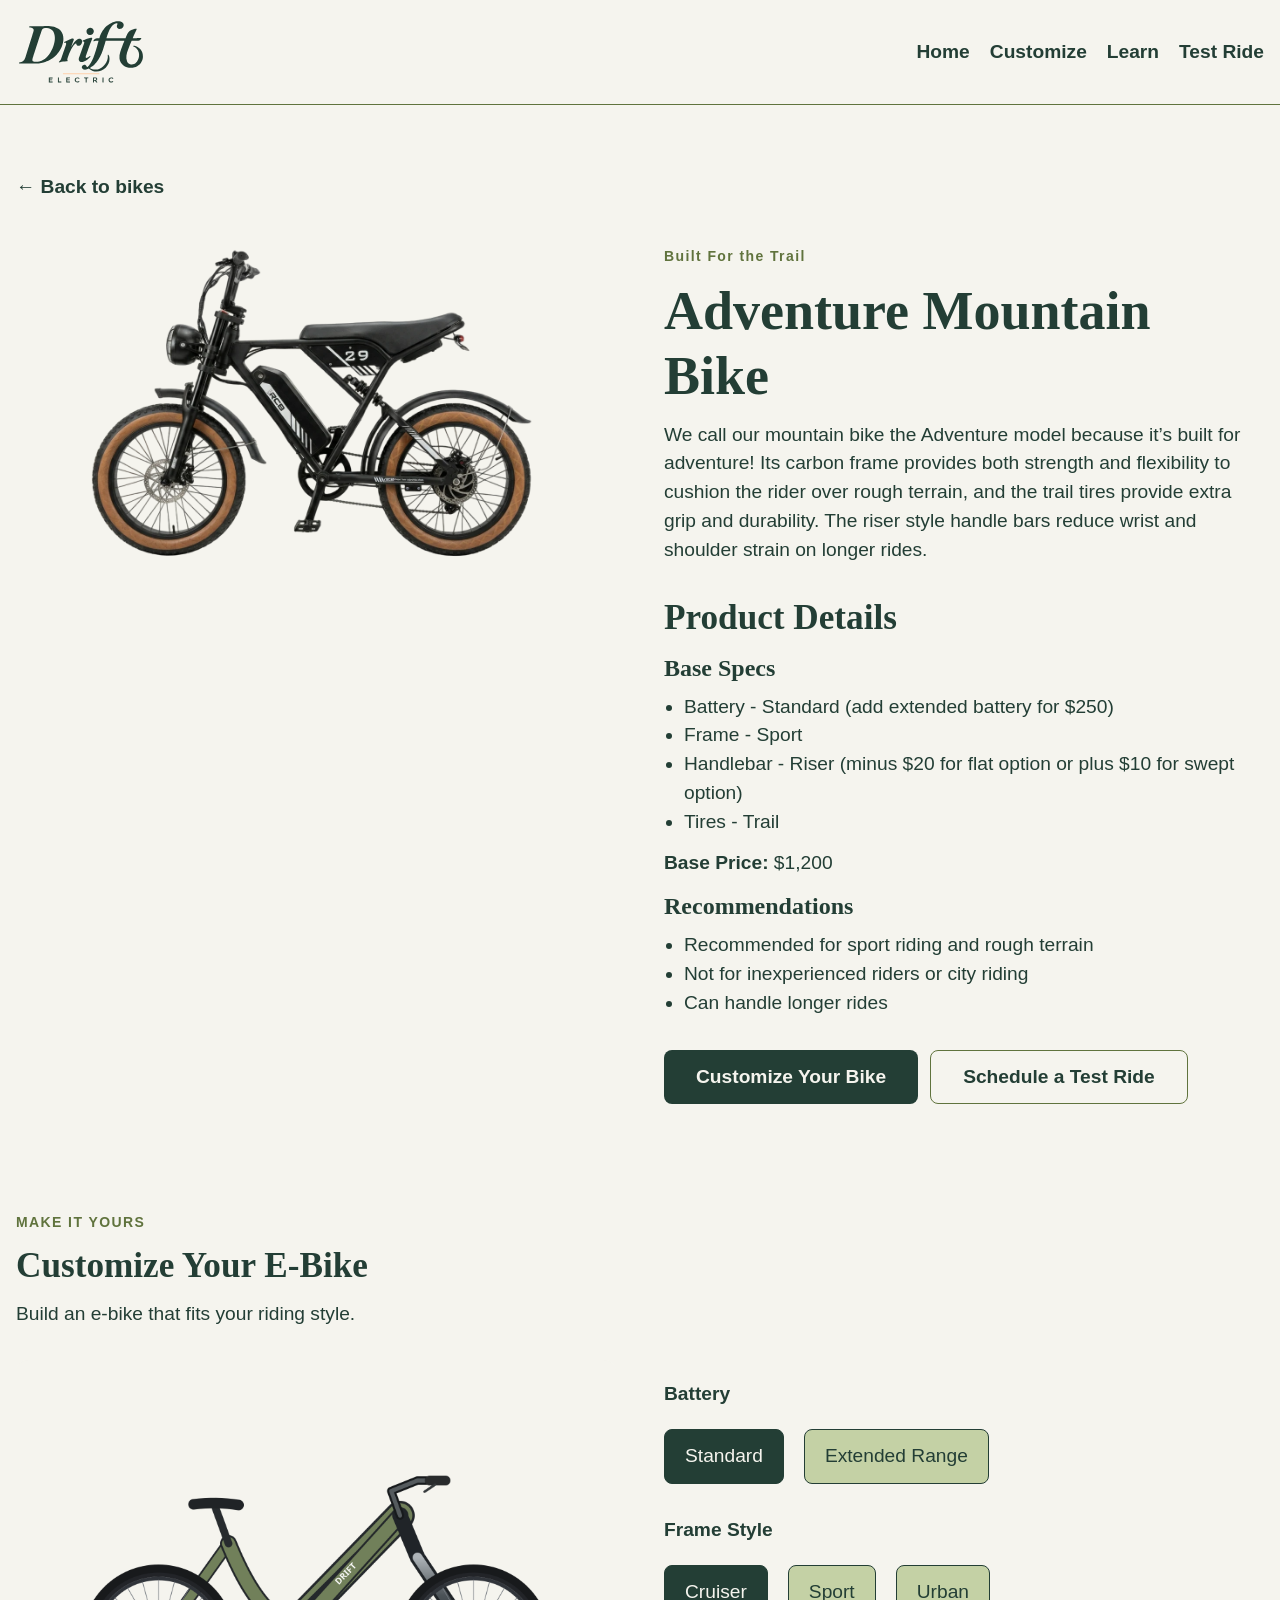
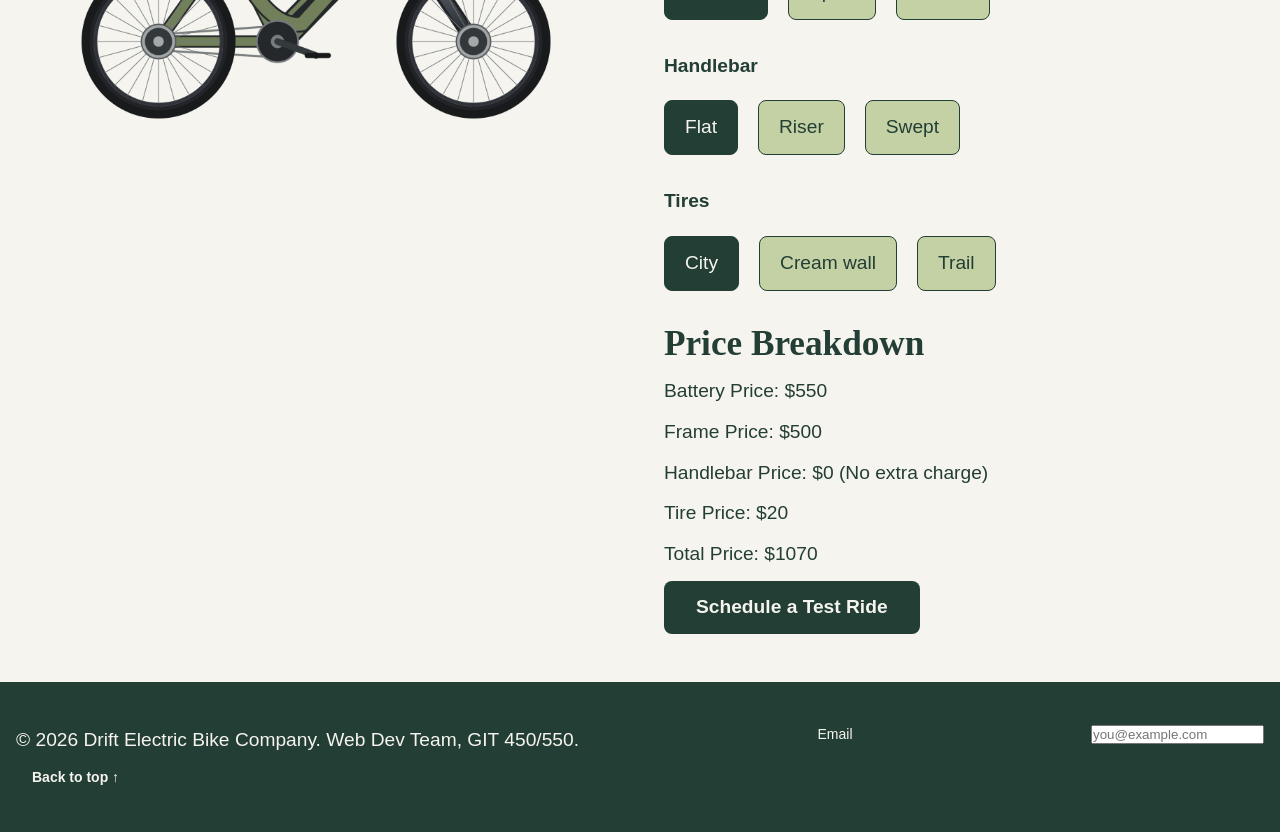
<file: mountain_bikes.html>
<!DOCTYPE html>
<html lang="en">
<head>
    <meta charset="UTF-8">
    <meta name="viewport" content="width=device-width, initial-scale=1.0">

    <meta name="description" content="Drift Electric Bike Company student website prototype. GIT 450/550.">
    <meta name="author" content="Web Dev Team GIT 450/550">

    <title>Drift Electric Bikes | Products Page</title>

    <!-- Link to External Stylesheet -->
    <link rel="stylesheet" href="style.css">

    <!-- Linking to Sydney's product configurator -->
    <script src="product_configuratior.js" defer></script>

</head>

<body id="top">
    <!-- Skip to main content -->
    <a href="#main-content" class="skip-link">Skip to main content</a>

    <!-- Header section -->
    <header class="site-header">
        <div class="container header">
            <a href="index.html" class="logo">
                <img src="images/Drift_Logo_Dark.svg" alt="Drift Electric Bike Company — Home"></a>

            <!-- Main Navigation -->
            <nav class="site-nav" aria-label="Main Navigation">
                <ul>
                    <li><a href="index.html">Home</a></li>
                    <li><a href="customize.html">Customize</a></li>
                    <li><a href="learn.html">Learn</a></li>
                    <li><a href="test-ride.html">Test Ride</a></li>
                </ul>
            </nav>
        </div>
    </header>

    <!-- Main content -->
    <main id="main-content" tabindex="-1">

        <!-- Product detail section | Added id
             for product configurator on each product page. 
             Will split product page into separate pages by model ltr -->

        <section class="section" id="product-detail">
            <div class="container">
                <a href="index.html#bikes" class="back-link">&larr; Back to bikes</a>

                <div class="split product-detail">
                    <div class="detail-image">
                        <img src="images/product-image-photo-team-model.webp" alt="Drift mountain bike concept">
                    </div>

                    <div class="bike-details">
                        <p class="eyebrow">Built For the Trail</p>
                        <h1>Adventure Mountain Bike</h1>

                        <p class="section-intro">
                            We call our mountain bike the Adventure model because it’s built for adventure! Its carbon frame provides both strength and flexibility to cushion the rider over rough terrain, and the trail tires provide extra grip and durability. The riser style handle bars reduce wrist and shoulder strain on longer rides.
                        </p>

                      <h2>Product Details</h2>

                      <h3>Base Specs</h3>

                      <ul>
                        <li>Battery - Standard (add extended battery for $250)</li>
                        <li>Frame - Sport</li>
                        <li>Handlebar - Riser (minus $20 for flat option or plus $10 for swept option)</li>
                        <li>Tires - Trail</li>
                      </ul>

                      <p><strong>Base Price:</strong> $1,200</p>

                      <h3>Recommendations</h3>

                      <ul>
                        <li>Recommended for sport riding and rough terrain</li>
                        <li>Not for inexperienced riders or city riding</li>
                        <li>Can handle longer rides</li>
                      </ul>
                        
                        <!-- Link to Product Configurator -->
                    <div class="actions">
                        <a href="#product-configurator" class="btn">
                            Customize Your Bike
                        </a>

                        <a href="test-ride.html" class="btn btn-light">
                            Schedule a Test Ride
                        </a>
                    </div>

                    </div>
                </div>
            </div>
        </section>

        <!-- Product Configurator Section -->
        <section class="section section-muted" id="product-configurator">
            <div class="container">

                <p class="eyebrow">MAKE IT YOURS</p>
                <h2>Customize Your E-Bike</h2>
                <p class="section-intro">
                    Build an e-bike that fits your riding style.
                </p>

                <div class="split product-detail">
                    <div class="bike-container">
                    <ul>
                        <li><img src="config_images/frame_cruiser.png" alt="Bike frame" class="frameStyle" ></li>
                        <li><img src="config_images/handlebar_flat.png" alt="Bike handlebar" class="handlebar"></li>
                        <li><img src="config_images/wheel_city.png" alt="Bike wheels" class="wheels"></li>
                    </ul>
                </div>
                <div class="form-container">
                    <form>
                        <fieldset>
                            <legend>Battery</legend>
                            <input type ="radio" id ="battery-standard" name="battery" value="Standard" data-price="550" checked>
                            <label for="battery-standard">Standard</label>
                            <input type ="radio" id ="battery-extended"  name="battery" value="Extended Range" data-price="750">
                            <label for="battery-extended">Extended Range</label>
                        </fieldset>
                        <fieldset>
                            <legend>Frame Style</legend>
                            <input type ="radio" id ="cruiser"  name="frameStyle" value="cruiser" data-price="500" checked>
                            <label for="cruiser">Cruiser</label>
                            <input type ="radio" id ="sport"  name="frameStyle" value="sport" data-price="600">
                            <label for="sport">Sport</label>
                            <input type ="radio" id ="urban"  name="frameStyle" value="urban" data-price="300">
                            <label for="urban">Urban</label>
                        </fieldset>
                        <fieldset>
                            <legend>Handlebar</legend>
                            <input type ="radio" id ="flat"  name="handlebar" value="flat" data-price="0" checked>
                            <label for="flat">Flat</label>
                            <input type ="radio" id ="riser"  name="handlebar" value="riser" data-price="20">
                            <label for="riser">Riser</label>
                            <input type ="radio" id ="swept"  name="handlebar" value="swept" data-price="30">
                            <label for="swept">Swept</label>
                        </fieldset>
                        <fieldset>
                            <legend>Tires</legend>
                            <input type ="radio" id ="city"  name="wheels" value="city" data-price="20" checked>
                            <label for="city">City</label>
                            <input type ="radio" id ="creamWall"  name="wheels" value="creamwall" data-price="25">
                            <label for="creamWall">Cream wall</label>
                            <input type ="radio" id ="trail"  name="wheels" value="trail" data-price="30">
                            <label for="trail">Trail</label>
                        </fieldset>
                        <!-- javascript will be used to filter though the different price option and update the total price -->
                        
                            <h2>Price Breakdown</h2>
                            <p id="battery">Battery Price: $550</p>
                            <p id="frame">Frame Price: $500</p>
                            <p id="handlebar">Handlebar Price: $0 (No extra charge)</p>
                            <p id="tires">Tire Price: $20</p>
                            <p id="totalPrice">Total Price: $1070</p>

                            <p>
                                <a href="test-ride.html" class="btn">
                                    Schedule a Test Ride
                                </a>
                            </p>

                        </form>
                    </div>

                </div>
            </div>
        </section>


    </main>

    <!-- Footer -->
    <footer class="site-footer">
        <div class="container footer-inner">
            <p>&copy; 2026 Drift Electric Bike Company. Web Dev Team, GIT 450/550. </p>
            <label for="email">Email</label>
            <input type="email" name="email" id="email" placeholder="you@example.com" required>
        </div>

        <!-- btt -->
        <a href="#top" class="btt btn">Back to top ↑</a>
    </footer>

</body>
</html>
</file>
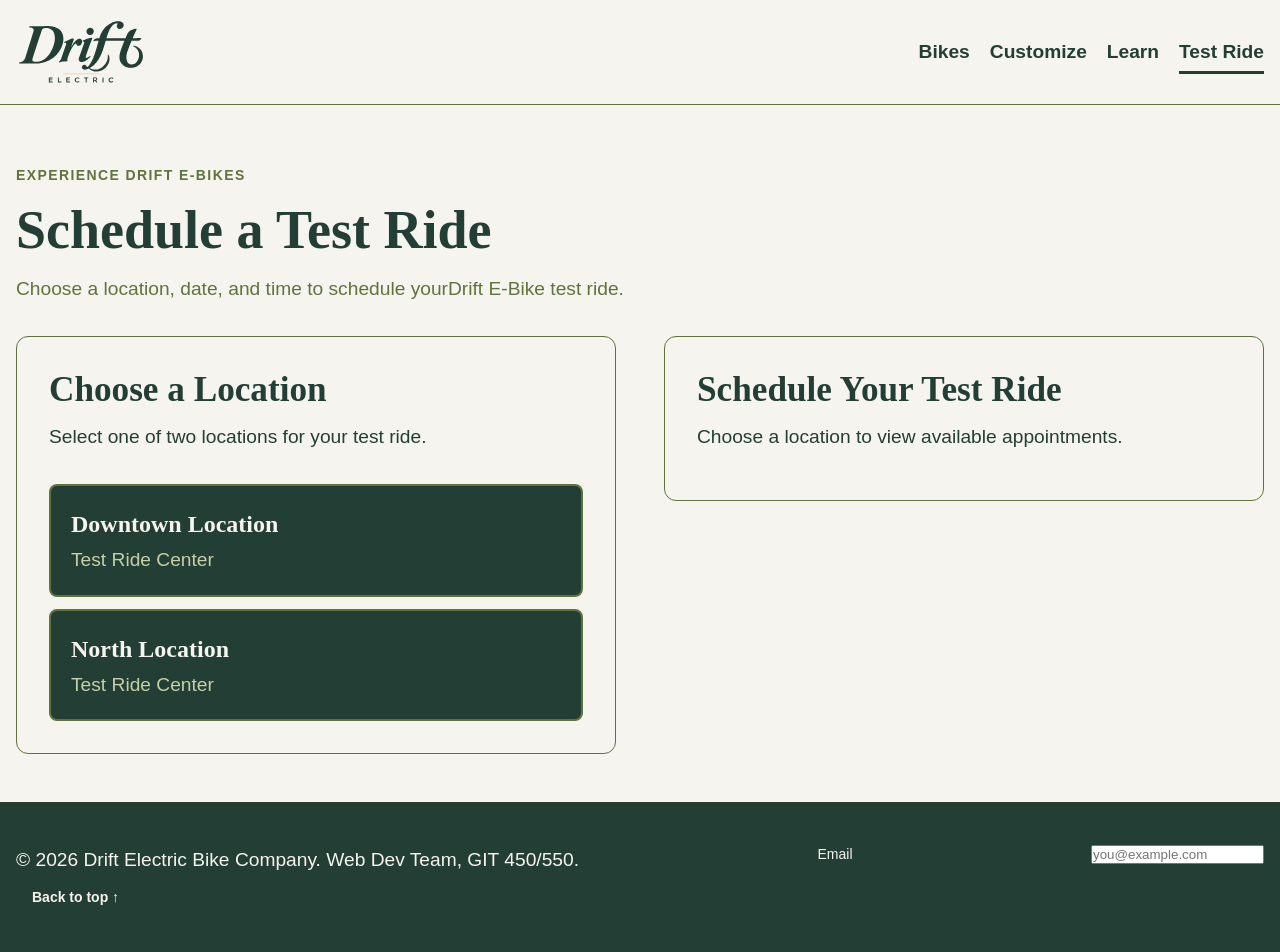
<file: test-ride.html>
<!DOCTYPE html>
<html lang="en">

<head>
    <meta charset="UTF-8">
    <meta name="viewport" content="width=device-width, initial-scale=1.0">

    <meta name="description"
        content="A responsive website for up-and-coming e-bike startup Drift E-Bike Company. GIT 450 | 550">
    <meta name="author" content="Web Dev Team GIT 450/550">

    <title>Drift E-Bike Company | Test Ride & Location Finder page</title>

    <!-- Favicon -->

    <!-- Link to External Stylesheet -->
    <link rel="stylesheet" href="style.css">
</head>

<body id="top">
    <!-- Skip to main content -->
    <a href="#main-content" class="skip-link">Skip to main content</a>

    <!-- Header section -->
    <header class="site-header">
        <div class="container header">
            <a href="index.html" class="logo">
                <img src="images/Drift_Logo_Dark.svg" alt="Drift Electric Bike Company — Home"></a>

            <!-- Main Navigation -->
            <nav class="site-nav" aria-label="Main Navigation">
                <ul>
                    <li><a href="index.html#bikes">Bikes</a></li>
                    <li><a href="customize.html">Customize</a></li>
                    <li><a href="learn.html">Learn</a></li>
                    <li><a href="test-ride.html" aria-current="page">Test Ride</a></li>
                </ul>
            </nav>
        </div>
    </header>


    <!-- Main Content -->
    <main id="main-content" tabindex="-1">

        <section class="section">
            <div class="container">
                <p class="eyebrow">EXPERIENCE DRIFT E-BIKES</p>
                <h1>Schedule a Test Ride</h1>
                <p class="section-intro">Choose a location, date, and time to schedule yourDrift E-Bike test ride.</p>

                <div class="split align-start">
                    <!-- Location Selection -->
                    <section class="feature-panel">
                        <h2>Choose a Location</h2>
                        <p>Select one of two locations for your test ride.</p>
                        <div class="location-options">
                            <button type="button" class="location-card" data-location="Downtown Location">
                                <strong>Downtown Location</strong>
                                <span>Test Ride Center</span>
                            </button>

                            <button type="button" class="location-card" data-location="North Location">
                                <strong>North Location </strong>
                                <span>Test Ride Center</span>
                            </button>
                        </div>
                    </section>

                    <!-- Scheduling -->
                    <section class="feature-panel">
                        <h2>Schedule Your Test Ride</h2>
                        <p id="scheduling-message">Choose a location to view available appointments.</p>
                        <!-- Date Selection -->
                        <div id="date-section" class="calendar-placeholder" hidden>
                            <label for="test-date">
                                <strong>Choose a Date</strong>
                            </label>
                            <input type="date" id="test-date" name="test-date">
                        </div>

                        <!-- Time Selection -->
                        <div id="time-section" class="calendar-placeholder" hidden>
                            <strong>Choose a Time</strong>
                            <div id="time-slots" class="time-slots" aria-live="polite"></div>
                        </div>

                        <!-- Contact Information -->
                        <form id="booking-form" hidden>
                            <div class="calendar-placeholder">
                                <h3>Contact Details</h3>
                                <label for="customer-name">Name</label>
                                <input type="text" id="customer-name" name="customer-name" autocomplete="name" required>
                                <label for="customer-email">Email</label>
                                <input type="email" id="customer-email" name="customer-email" autocomplete="email"
                                    required>
                                <label for="bike-selection">Bike Selection</label>
                                <select id="bike-selection" name="bike-selection" required>
                                    <option value="">Select a bike type</option>
                                    <option value="Commuter">Commuter</option>
                                    <option value="City">City</option>
                                    <option value="Adventure">Adventure</option>
                                </select>
                                <label for="customer-question">Questions (optional)</label>
                                <textarea id="customer-question" name="customer-question" rows="4"></textarea>
                            </div>

                            <!-- Appointment Summary -->
                            <div class="calendar-placeholder">
                                <h3>Appointment Summary</h3>
                                <p><strong>Location:</strong><span id="summary-location"></span></p>
                                <p><strong>Date:</strong><span id="summary-date"></span></p>
                                <p><strong>Time:</strong><span id="summary-time"></span></p>
                                <button type="submit" class="btn">Confirm Test Ride</button>
                            </div>
                        </form>

                        <!-- Confirmation -->
                        <div id="confirmation" class="calendar-placeholder" aria-live="polite" hidden>
                            <h3>Test Ride Confirmed!</h3>
                            <p>Your Drift E-Bike test ride has been scheduled.</p>
                            <p><strong>Location:</strong><span id="confirmation-location"></span></p>
                            <p><strong>Date:</strong><span id="confirmation-date"></span></p>
                            <p><strong>Time:</strong><span id="confirmation-time"></span></p>
                            <p><strong>Bike:</strong><span id="confirmation-bike"></span></p>
                            <button type="button" class="btn" id="book-another">Book Another Test Ride</button>
                        </div>
                    </section>
                </div>
            </div>
        </section>
    </main>

    <!-- Footer -->
    <footer class="site-footer">
        <div class="container footer-inner">
            <p>&copy; 2026 Drift Electric Bike Company. Web Dev Team, GIT 450/550. </p>
            <label for="email">Email</label>
            <input type="email" name="email" id="email" placeholder="you@example.com" required>
        </div>

        <!-- btt -->
        <a href="#top" class="btt btn">Back to top ↑</a>
    </footer>

    <!-- Test Ride JavaScript -->
    <script src="test-ride.js"></script>

</body>

</html>
</file>
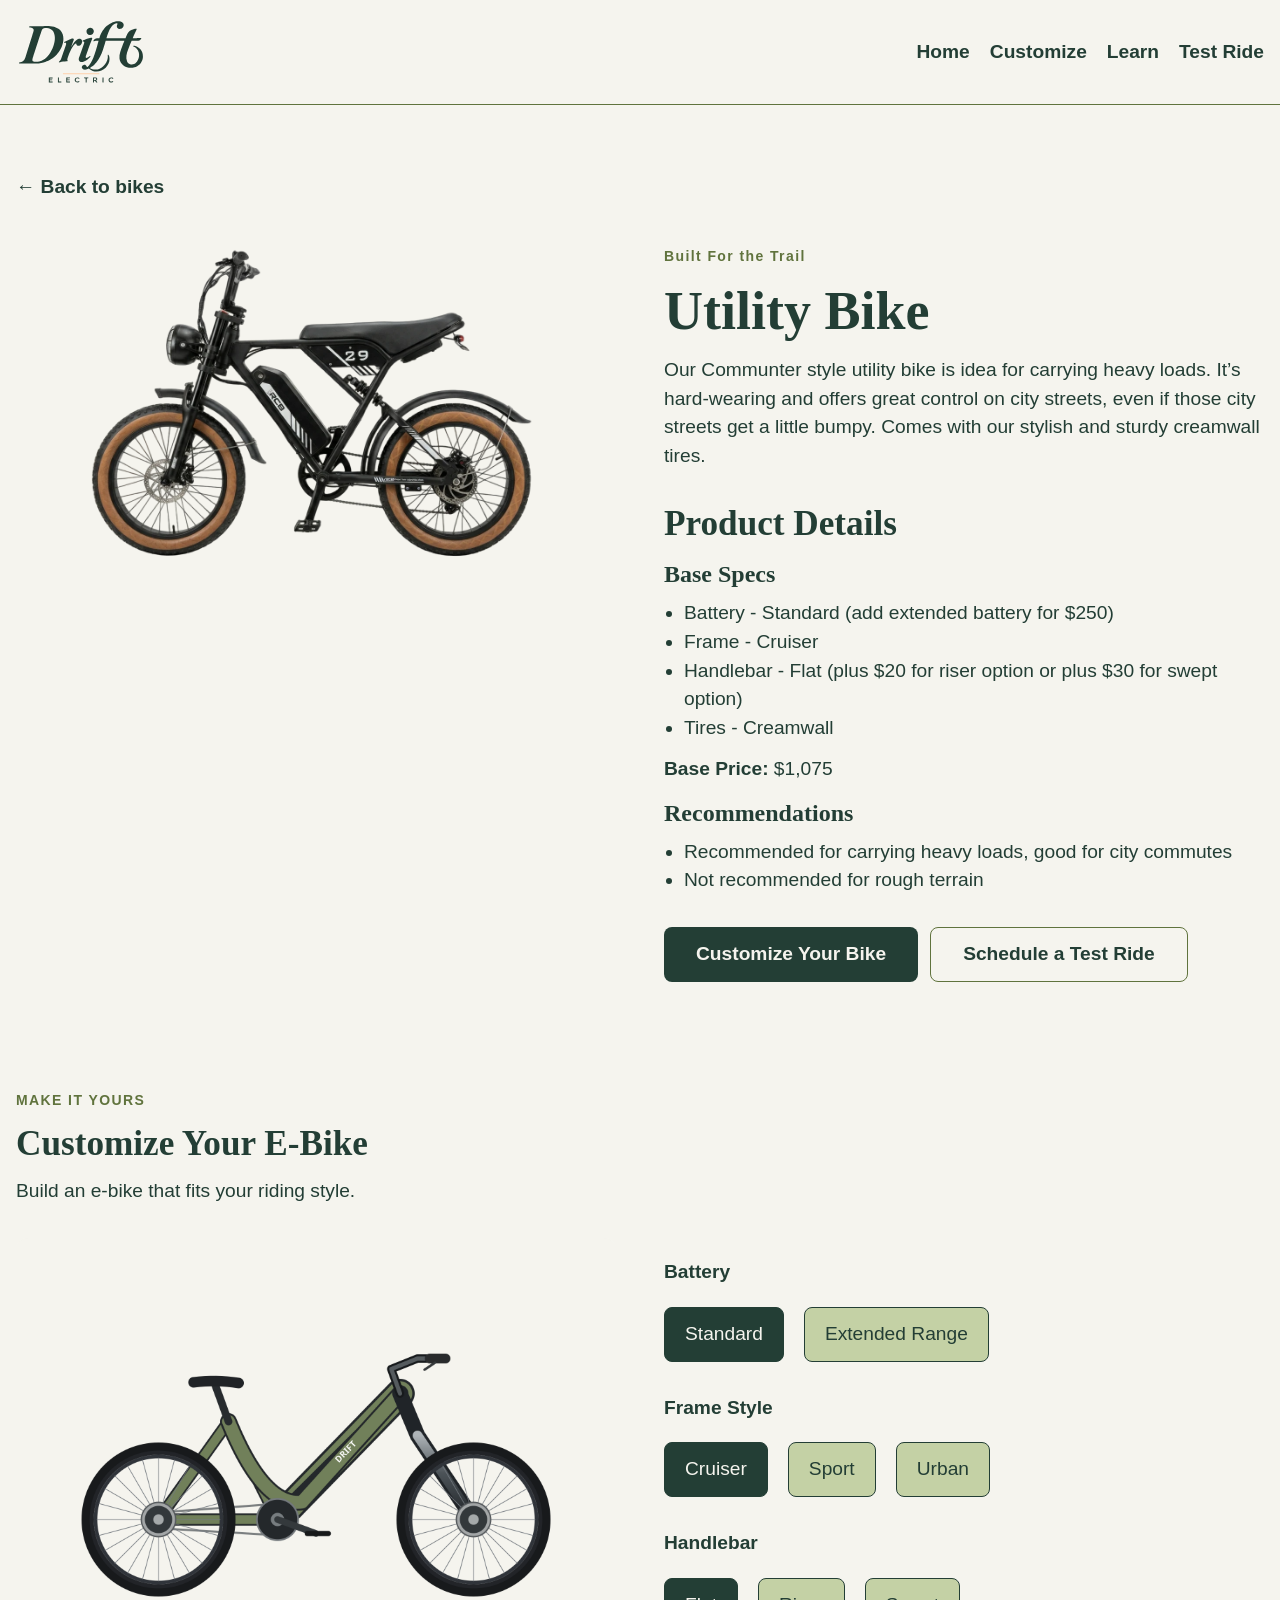
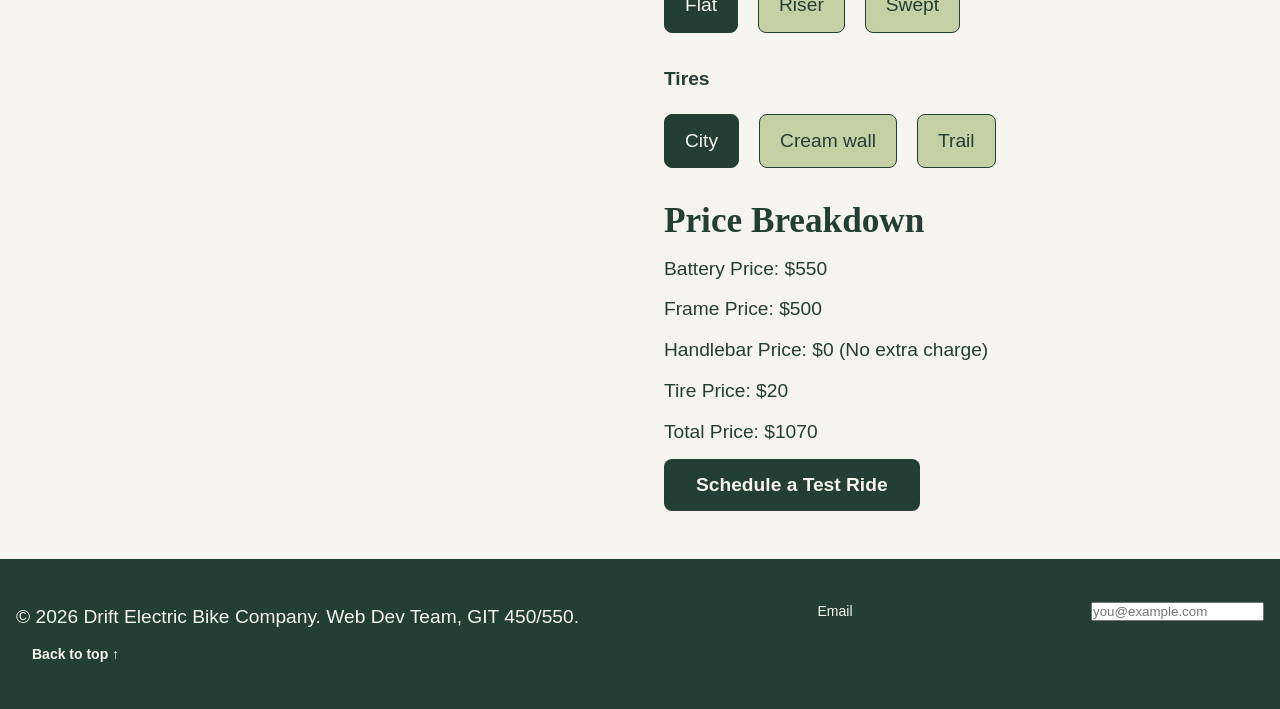
<file: utility_bikes.html>
<!DOCTYPE html>
<html lang="en">
<head>
    <meta charset="UTF-8">
    <meta name="viewport" content="width=device-width, initial-scale=1.0">

    <meta name="description" content="Drift Electric Bike Company student website prototype. GIT 450/550.">
    <meta name="author" content="Web Dev Team GIT 450/550">

    <title>Drift Electric Bikes | Products Page</title>

    <!-- Link to External Stylesheet -->
    <link rel="stylesheet" href="style.css">

    <!-- Linking to Sydney's product configurator -->
    <script src="product_configuratior.js" defer></script>

</head>

<body id="top">
    <!-- Skip to main content -->
    <a href="#main-content" class="skip-link">Skip to main content</a>

    <!-- Header section -->
    <header class="site-header">
        <div class="container header">
            <a href="index.html" class="logo">
                <img src="images/Drift_Logo_Dark.svg" alt="Drift Electric Bike Company — Home"></a>

            <!-- Main Navigation -->
            <nav class="site-nav" aria-label="Main Navigation">
                <ul>
                    <li><a href="index.html">Home</a></li>
                    <li><a href="customize.html">Customize</a></li>
                    <li><a href="learn.html">Learn</a></li>
                    <li><a href="test-ride.html">Test Ride</a></li>
                </ul>
            </nav>
        </div>
    </header>

    <!-- Main content -->
    <main id="main-content" tabindex="-1">

        <!-- Product detail section | Added id
             for product configurator on each product page. 
             Will split product page into separate pages by model ltr -->

        <section class="section" id="product-detail">
            <div class="container">
                <a href="index.html#bikes" class="back-link">&larr; Back to bikes</a>

                <div class="split product-detail">
                    <div class="detail-image">
                        <img src="images/product-image-photo-team-model.webp" alt="Drift mountain bike concept">
                    </div>

                    <div class="bike-details">
                        <p class="eyebrow">Built For the Trail</p>
                        <h1>Utility Bike</h1>

                        <p class="section-intro">
                            Our Communter style utility bike is idea for carrying heavy loads. It’s hard-wearing and offers great control on city streets, even if those city streets get a little bumpy. Comes with our stylish and sturdy creamwall tires.</p>

                      <h2>Product Details</h2>

                      <h3>Base Specs</h3>

                      <ul>
                        <li>Battery - Standard (add extended battery for $250)</li>
                        <li>Frame - Cruiser</li>
                        <li>Handlebar - Flat (plus $20 for riser option or plus $30 for swept option)</li>
                        <li>Tires - Creamwall</li>
                      </ul>

                      <p><strong>Base Price:</strong> $1,075</p>

                      <h3>Recommendations</h3>

                      <ul>
                        <li>Recommended for carrying heavy loads, good for city commutes</li>
                        <li>Not recommended for rough terrain</li>
                      </ul>
                        
                        <!-- Link to Product Configurator -->
                    <div class="actions">
                        <a href="#product-configurator" class="btn">
                            Customize Your Bike
                        </a>

                        <a href="test-ride.html" class="btn btn-light">
                            Schedule a Test Ride
                        </a>
                    </div>

                    </div>
                </div>
            </div>
        </section>

        <!-- Product Configurator Section -->
        <section class="section section-muted" id="product-configurator">
            <div class="container">

                <p class="eyebrow">MAKE IT YOURS</p>
                <h2>Customize Your E-Bike</h2>
                <p class="section-intro">
                    Build an e-bike that fits your riding style.
                </p>

                <div class="split product-detail">
                    <div class="bike-container">
                    <ul>
                        <li><img src="config_images/frame_cruiser.png" alt="Bike frame" class="frameStyle" ></li>
                        <li><img src="config_images/handlebar_flat.png" alt="Bike handlebar" class="handlebar"></li>
                        <li><img src="config_images/wheel_city.png" alt="Bike wheels" class="wheels"></li>
                    </ul>
                </div>
                <div class="form-container">
                    <form>
                        <fieldset>
                            <legend>Battery</legend>
                            <input type ="radio" id ="battery-standard" name="battery" value="Standard" data-price="550" checked>
                            <label for="battery-standard">Standard</label>
                            <input type ="radio" id ="battery-extended"  name="battery" value="Extended Range" data-price="750">
                            <label for="battery-extended">Extended Range</label>
                        </fieldset>
                        <fieldset>
                            <legend>Frame Style</legend>
                            <input type ="radio" id ="cruiser"  name="frameStyle" value="cruiser" data-price="500" checked>
                            <label for="cruiser">Cruiser</label>
                            <input type ="radio" id ="sport"  name="frameStyle" value="sport" data-price="600">
                            <label for="sport">Sport</label>
                            <input type ="radio" id ="urban"  name="frameStyle" value="urban" data-price="300">
                            <label for="urban">Urban</label>
                        </fieldset>
                        <fieldset>
                            <legend>Handlebar</legend>
                            <input type ="radio" id ="flat"  name="handlebar" value="flat" data-price="0" checked>
                            <label for="flat">Flat</label>
                            <input type ="radio" id ="riser"  name="handlebar" value="riser" data-price="20">
                            <label for="riser">Riser</label>
                            <input type ="radio" id ="swept"  name="handlebar" value="swept" data-price="30">
                            <label for="swept">Swept</label>
                        </fieldset>
                        <fieldset>
                            <legend>Tires</legend>
                            <input type ="radio" id ="city"  name="wheels" value="city" data-price="20" checked>
                            <label for="city">City</label>
                            <input type ="radio" id ="creamWall"  name="wheels" value="creamwall" data-price="25">
                            <label for="creamWall">Cream wall</label>
                            <input type ="radio" id ="trail"  name="wheels" value="trail" data-price="30">
                            <label for="trail">Trail</label>
                        </fieldset>
                        <!-- javascript will be used to filter though the different price option and update the total price -->
                        
                            <h2>Price Breakdown</h2>
                            <p id="battery">Battery Price: $550</p>
                            <p id="frame">Frame Price: $500</p>
                            <p id="handlebar">Handlebar Price: $0 (No extra charge)</p>
                            <p id="tires">Tire Price: $20</p>
                            <p id="totalPrice">Total Price: $1070</p>

                            <p>
                                <a href="test-ride.html" class="btn">
                                    Schedule a Test Ride
                                </a>
                            </p>

                        </form>
                    </div>

                </div>
            </div>
        </section>


    </main>

    <!-- Footer -->
    <footer class="site-footer">
        <div class="container footer-inner">
            <p>&copy; 2026 Drift Electric Bike Company. Web Dev Team, GIT 450/550. </p>
            <label for="email">Email</label>
            <input type="email" name="email" id="email" placeholder="you@example.com" required>
        </div>

        <!-- btt -->
        <a href="#top" class="btt btn">Back to top ↑</a>
    </footer>

</body>
</html>
</file>
<file: style.css>
/* Typography Imports /25
    removed since we're using Georgia & aria which are system fonts */


/* Drift Electric Bike Company Project
   GIT 450/550 Fall Session B - 66376 | 72329
   WebDev Team, 2026
*/

/* CSS SYSTEM */
@layer reset, tokens, base, layout, components, utilities, states, overrides;

/* RESET ------------------------------------------ */
@layer reset {

    *,
    *::before,
    *::after {
        box-sizing: border-box;
        margin: 0;
        padding: 0;
    }

    html {
        scroll-behavior: smooth;
    }

    img {
        display: block;
        max-width: 100%;
    }

    ul {
        list-style: none;
    }

    /* accessibility */
    @media (prefers-reduced-motion: reduce) {
        html {
            scroll-behavior: auto;
        }
    }
}

/* Design Tokens -------------------------------- */
@layer tokens {
    :root {
        /* NEW COLORS */
        --color-primary: #233E35;
        /* primary brand forest green */
        --color-primary-hover: #355548;
        /* muted forest hover color */
        --color-secondary: #FFD1AA;
        /* peach secondary accent */
        --color-text: #233E35;
        /* body text */
        --color-text-muted: #60733D;
        /* secondary text */
        --color-bg: #F5F4EE;
        /* page background */
        --color-surface: #F5F4EE;
        /* alternate sections and cards */
        --color-hero: #233E35;
        /* hero section background */
        --color-border: #60733D;
        /* borders for headers, buttons, and cards */
        --color-focus: #233E35;
        /* keyboard focus */
        --color-white: #FFFFFF;
        /* white product image backgrounds */
        --color-moss-light: #C4D1A5;
        /* accessible moss text on forest background */


        /* TYPOGRAPHY */
        --font-body: Arial, sans-serif;
        --font-heading: Georgia, serif;
        --text-sm: 0.875rem;
        --text-base: clamp(1.0825rem, 1rem + 0.25vw, 1.2rem);
        --text-lg: clamp(1.35rem, 1.15rem + 0.5vw, 1.5rem);
        --text-xl: clamp(1.75rem, 1.4rem + 1vw, 2.375rem);
        --text-2xl: clamp(2.25rem, 1.8rem + 2vw, 3.375rem);
        --font-weight-semibold: 600;
        --font-weight-bold: 700;
        --line-height-tight: 1.2;
        --line-height-normal: 1.5;

        /* SPACING */
        --space-sm: 0.75rem;
        --space-md: 1.25rem;
        --space-lg: 2rem;
        --space-xl: 3rem;

        /* SHAPE */
        --radius-md: 0.5rem;
        --radius-lg: 0.75rem;
    }
}

/* Base -------------------------------- */
@layer base {
    body {
        background: var(--color-bg);
        color: var(--color-text);
        font-family: var(--font-body);
        font-size: var(--text-base);
        line-height: var(--line-height-normal);
    }

    h1,
    h2,
    h3 {
        font-family: var(--font-heading);
        line-height: var(--line-height-tight);
    }

    h1 {
        font-size: var(--text-2xl);
    }

    h2 {
        font-size: var(--text-xl);
    }

    h3 {
        font-size: var(--text-lg);
    }

    p {
        margin-top: var(--space-sm);
        font-size: var(--text-base);
    }

    a {
        color: var(--color-primary);
        text-decoration: none;
    }

    a:hover {
        text-decoration: underline;
    }

    a:focus-visible {
        outline: 3px solid var(--color-focus);
        outline-offset: 3px;
    }
}

/* Layout -------------------------------- */
@layer layout {

    /* CONTAINER */
    .container {
        width: min(100% - 2rem, 1280px);
        margin-inline: auto;
    }

    /* GRID */
    .hero-grid,
    .split {
        display: grid;
        grid-template-columns: repeat(2, minmax(0, 1fr));
        align-items: center;
        gap: var(--space-xl);
    }

    .product-grid {
        display: grid;
        grid-template-columns: repeat(3, minmax(0, 1fr));
        gap: var(--space-lg);
        margin-top: var(--space-lg);
    }

    /* HEADER AND FOOTER */
    .header,
    .footer-inner {
        display: flex;
        align-items: center;
        justify-content: space-between;
        gap: var(--space-lg);
    }

    .site-nav ul {
        display: flex;
        align-items: center;
        justify-content: flex-end;
        flex-wrap: wrap;
        gap: var(--space-md);
    }

    /* SECTIONS */
    .section {
        padding: var(--space-xl) 0;
    }

    .section-muted {
        background: var(--color-surface);
    }

    .align-start,
    .product-detail {
        align-items: start;
    }

    /* PRODUCT CONFIGURATOR RESPONSIVENESS */
    .product-detail:has(.bike-container) {
        grid-template-columns: repeat(2, minmax(0, 1fr));
        gap: clamp(1rem, 4vw, 3rem);
        align-items: start;
    }

    .product-detail .bike-container,
    .product-detail .form-container {
        min-width: 0;
        width: 100%;
    }

    /* Homepage Education Grid */
    .education-grid {
        display: grid;
        grid-template-columns: repeat(4, minmax(0, 1fr));
        gap: 1rem;
        margin-top: 1.5rem;
    }

    /* Homepage - Our philosophy section */
    .philosophy-panel {
        display: flex;
        align-items: center;
        justify-content: space-between;
        flex-wrap: wrap;
        gap: var(--space-md);
    }

    /* RESPONSIVE LAYOUT */
    @media (max-width: 900px) {
        .header {
            flex-direction: column;
            align-items: flex-start;
        }

        .site-nav ul {
            justify-content: flex-start;
        }

        /* added responsive tablet/mobile layout for p. config. */
        .product-detail:has(.bike-container) {
            grid-template-columns: 1fr;
            gap: var(--space-lg);
        }

        /* homepage education-grid tablet */
        .education-grid {
            grid-template-columns: repeat(2, minmax(0, 1fr));
        } 
    }

    @media (max-width: 768px) {

        .hero-grid {
            gap: var(--space-md);
            padding-block: var(--space-lg);
            min-height: auto;
        }

        .hero-grid,
        .split {
            grid-template-columns: 1fr;
        }

        .product-grid {
            grid-template-columns: repeat(2, minmax(0, 1fr));
        }
    }

    @media (max-width: 520px) {
        .product-grid {
            grid-template-columns: 1fr;
        }

        .site-nav ul {
            gap: var(--space-sm);
        }

        .education-grid {
            grid-template-columns: 1fr;
        }

        .philosophy-panel {
            align-items: flex-start;
            flex-direction: column;
        }
    }
}

/* COMPONENTS -------------------------------- */
@layer components {

    /* ACCESSIBILITY */
    .skip-link {
        position: absolute;
        top: -100px;
        left: 12px;
        padding: var(--space-sm);
        background: var(--color-bg);
        z-index: 10;
    }

    .skip-link:focus {
        top: 12px;
    }

    /* HEADER */
    .site-header {
        border-bottom: 1px solid var(--color-border);
    }

    .header {
        min-height: 80px;
        padding-block: var(--space-md);
    }

    .logo {
        color: var(--color-text);
        font-family: var(--font-heading);
        font-size: var(--text-lg);
        font-weight: var(--font-weight-bold);
        text-decoration: none;
    }

    .logo img {
        display: block;
        width: 130px;
        height: auto;
    }

    /* matching the UX/UI team's underline + adding animated underline js 11/24 */
    .site-nav a {
        color: var(--color-text);
        font-size: var(--text-base);
        font-weight: var(--font-weight-semibold);
        position: relative;
        text-decoration: none;
    }

    .site-nav a::after {
        content: "";
        position: absolute;
        left: 0;
        bottom: -12px;
        width: 100%;
        height: 3px;
        background-color: currentColor;
        
        /* animation */ 
        transform: scaleX(0);
        transform-origin: left;
        transition: transform 0.4s ease;
    }

    /* hover/keyboard focus states */
    .site-nav a:hover::after,
    .site-nav a:focus-visible::after {
        transform: scaleX(1);
    }

    /* keeps the underline on the page the user is at */
    .site-nav a[aria-current="page"]::after {
        transform: scaleX(1);
    }

    /* reduced motion accessibility */
    @media (prefers-reduced-motion: reduce) {
        .site-nav a::after {
            transition: none;
        }
    }

    /* doing the same thing to the back links & view bike links */
    .back-link,
    .product-link {
        position: relative;
        display: inline-block;
        text-decoration: none;
    }

    .back-link::after,
    .product-link::after {
        content: "";
        position: absolute;
        left: 0;
        bottom: -12px;
        width: 100%;
        height: 2px;
        background-color: currentColor;

        /* animations */
        transform: scaleX(0);
        transform-origin: left;
        transition: transform 0.4s ease;
    }

    /* hover/keyboard focus states */
    .back-link:hover::after,
    .back-link:focus-visible::after,
    .product-link:hover::after,
    .product-link:focus-visible::after {
        transform: scaleX(1);
    }

    /* reduced motion accessibility */
    @media (prefers-reduced-motion: reduce) {
        .back-link::after,
        .product-link::after {
            transition: none;
        }
    }

    /* HERO */
    .hero {
        background: var(--color-hero);
        background-image: url("images/hero-mockup.webp");
        background-size: cover;
        background-position: center;
        background-repeat: no-repeat;
        aspect-ratio: 8 / 3;
        display: grid;
        align-items: center;
    }

    .hero-copy {
        max-width: 40%;
        padding-block: var(--space-xl);
    }

    .hero-copy h1{
        text-wrap: balance;
        max-width: none;
        font-family: var(--font-heading);
        font-style: italic;
        font-size: clamp(2rem, 4.5vw, 6rem);
        line-height: var(--line-height-tight);
        color: var(--color-secondary)
    }

    .hero-copy>p:not(.eyebrow) {
        color: var(--color-bg);
        max-width: 470px;
    }

    .hero-image img {
        width: 100%;
        max-height: 370px;
        object-fit: contain;
    }

    .hero .btn {
        background-color: #FFD1AA;
        color: #233E35;
        border-color: #FFD1AA;
    }

    .hero .btn-light {
        background-color: #233E35;
        color: #F5F4EE;
        border: 1px solid #F5F4EE;
    }

    /* responsive hero banner 11/27 */
    @media (max-width: 900px) {
        .hero {
            background: var(--color-hero);
            aspect-ratio: auto;
            min-height: auto;
            padding: 0;
            grid-template-columns: minmax(0, 1fr);
        }

        .hero-grid {
            grid-template-columns: minmax(0, 1fr);
            padding-block: var(--space-lg);
            min-height: auto;
        }

        .hero-copy {
            width: 100%;
            max-width: 100%;
            min-width: 0;
            padding-block: var(--space-lg);
            padding-inline: var(--space-sm);
        }

        .hero-copy h1 {
            font-size: var(--text-2xl);
        }

        .hero::after {
            content: "";
            display: block;
            width: 100%;
            aspect-ratio: 1 / 1;
            background-image: url("images/hero-biker.png");
            background-size: contain;
            background-position: center;
            background-repeat: no-repeat;
        }
    }

    @media (max-width: 520px) {

        /* responsive hero banner buttons */
        .hero .actions {
            flex-direction: column;
            align-items: stretch;
            gap: var(--space-sm);
        }

        .hero .btn {
            width: 100%;
            min-width: 0;
            padding: var(--space-sm) var(--space-md);
            text-align: center;
        }
    }

    /* BUTTONS */
    .actions {
        display: flex;
        flex-wrap: wrap;
        gap: var(--space-sm);
        margin-top: var(--space-lg);
    }

    .btn {
        display: inline-flex;
        align-items: center;
        justify-content: center;
        padding: var(--space-sm) var(--space-lg);
        border-radius: var(--radius-md);
        background: var(--color-text);
        color: var(--color-bg);
        font-weight: var(--font-weight-bold);
    }

    .btn-light {
        background: var(--color-bg);
        color: var(--color-text);
        border: 1px solid var(--color-border);
    }

    /* TEXT */
    .eyebrow {
        color: var(--color-border);
        font-size: var(--text-sm);
        font-weight: var(--font-weight-bold);
        letter-spacing: 0.1em;
        margin-bottom: var(--space-sm);
    }

    .hero .eyebrow {
        color: var(--color-secondary);
    }
    

    .section-intro {
        max-width: 670px;
        color: var(--color-text-muted);
        margin-bottom: var(--space-lg);
    }

    /* Bikes page paragraph text change */
    #product-detail .section-intro,
    #product-configurator .section-intro {
        color: var(--color-primary);
    }

    .small-note {
        color: var(--color-text-muted);
        font-size: var(--text-sm);
        margin-top: var(--space-md);
    }

    /* PRODUCT CARDS */
    .product-card {
        background: var(--color-bg);
        border: 1px solid var(--color-border);
        border-radius: var(--radius-lg);
        overflow: hidden;
    }

    .product-image {
        background: var(--color-bg);               /* changed the background to white per prof. suggestions */
        padding: var(--space-md);
    }

    .product-image img {
        width: 100%;
        height: 220px;
        object-fit: contain;
    }

    .product-body {
        padding: var(--space-lg);
    }

    .product-link,
    .back-link {
        display: inline-block;
        margin-top: var(--space-md);
        font-weight: var(--font-weight-bold);
    }

    .back-link {
        margin-bottom: var(--space-lg);
    }

    /* FEATURE PANELS */
    .feature-panel {
        background: var(--color-bg);
        border: 1px solid var(--color-border);
        border-radius: var(--radius-lg);
        padding: var(--space-lg);
    }

    /* Homepage - Education Cards 11/24 */
    .education-grid .product-card {
        display: flex;
        flex-direction: column;
        min-width: 0;
        height: auto;
        overflow: hidden;
    }

    .education-grid .product-image {
        aspect-ratio: 16 / 9;
        height: auto;
        overflow: hidden;
    }

    .education-grid .product-image img {
        display: block;
        width: 100%;
        height: 100%;
        object-fit: cover;
    }

    .education-grid .product-body {
        display: flex;
        flex-direction: column;
        flex: 1;
        gap: 0.75rem;
    }

    .education-grid h3 {
        font-size: var(--text-lg);
        text-wrap: balance;
    }

    .education-grid .product-link {
        align-self: flex-start;
        margin-top: auto;
    }

    /* battery & charging card */
    .education-featured {
        background-color: var(--color-primary);
        color: var(--color-bg);
    }

    .education-featured .product-body {
        background-color: transparent;
    }

    .education-featured h3,
    .education-featured p,
    .education-featured .product-link {
        color: var(--color-bg);
    }

    .education-featured .education-stat {
        font-size: var(--text-xl);
        font-weight: var(--font-weight-bold);
        line-height: var(--line-height-tight);
        margin-top: var(--space-sm);
    }

    .education-featured .product-link:hover {
        color: var(--color-bg);
    }

    /* Homepage - Test Ride promo thingy 11/25 */
    .test-ride-promo {
        display: grid;
        grid-template-columns: repeat(2, minmax(0, 1fr));
        align-items: center;
        gap: var(--space-lg);
    }

    .test-ride-image {
        min-width: 0;
        border-radius: 0.75rem;
        overflow: hidden;
    }

    .test-ride-image img {
        display: block;
        width: 100%;
        height: auto;  
    }

    .test-ride-copy {
        min-width: 0;
    }

    .test-ride-copy h2 {
        text-wrap: balance;
    }

    .test-ride-copy .actions {
        margin-top: var(--space-md);
    }

    @media (max-width: 768px) {
        .test-ride-promo {
            grid-template-columns: 1fr;
        }
    }

    /* homepage - our philosophy section */
    .philosophy-panel {
        background: var(--color-bg);
        color: var(--color-text);
        border: 1px solid var(--color-border);
        border-radius: var(--radius-lg);
        padding: var(--space-lg);
    }

    .philosophy-panel h2 {
        font-size: var(--text-lg);
    }

    .philosophy-panel .product-link {
        margin-top: 0;
    }

    /* choose your e-bike experience btn spacing */
    #choose .btn {
        margin-top: var(--space-md);
    }

    /* everyday ride video */
    .about-video {
        width: 100%;
        min-width: 0;
    }

    .about-video video {
        display: block;
        width: 100%;
        height: auto;
        aspect-ratio: 16 / 9;
        object-fit: cover;
        border-radius: var(--radius-md);
        background-color: var(--color-text);
        cursor: pointer;
    }



  
.productConfigurator {
    display: flex;
    gap: 20px
}

.bike-container {
    position: relative;
    flex: 1;
    height: 500px;
    background: var(--color-bg);     /* added white product bg per prof. suggestions */
    border-radius: var(--radius-lg);
    padding: var(--space-lg);
}

.bike-container ul {
    list-style: none;
    margin: 0;
    padding: 0;
}

.bike-container li {
    position: absolute;
    top: 0;
    left: 0;
}

.bike-container img {
    width: 100%;
    height: auto;
    position: relative;
}
.form-container {
    flex: 1;  
}
fieldset {
    border: none;
    width: fit-content;
    height: fit-content;
    margin-bottom: var(--space-xl);
    margin-top: var(--space-md);
}
input[type="radio"] {
    appearance: none;
    padding: var(--space-sm) var(--space-md);
}
.form-container input[type="radio"] + label {
    border-radius: var(--radius-md);
    background: var(--color-moss-light);
    border: 1px solid var(--color-primary);
    color: var(--color-primary);
    padding: var(--space-sm) var(--space-md);
    cursor: pointer;  /* added a pointer for the selections */ 
}
.form-container input[type="radio"] + label:hover , input[type="radio"]:checked + label {
    background: var(--color-primary);
    color: var(--color-bg);
}
legend{
    font-weight: var(--font-weight-bold);
    margin-bottom: var(--space-sm);
}

    /* Responsive image */
    .product-detail .bike-container {
        width: 100%;
        height: auto;
        aspect-ratio: 4 / 3;
        padding: var(--space-md);
        overflow: hidden;
    }

    .product-detail .bike-container ul {
        position: relative;
        width: 100%;
        height: 100%;
    }

    .product-detail .bike-container li {
        position: absolute;
        inset: 0;
        width: 100%;
        height: 100%;
    }

    .product-detail .bike-container img {
        width: 100%;
        height: 100%;
        object-fit: contain;
    }

    /* responsive radio inputs */
    .form-container fieldset {
        display: flex;
        flex-wrap: wrap;
        gap: var(--space-md);
        width: 100%;
        min-width: 0;
        height: auto;
        margin-top: var(--space-md);
        margin-bottom: var(--space-lg);
    }

    /* hide radio inputs but keeping accessibility */
    .form-container input[type="radio"] {
        position: absolute;
        width: 1px;
        height: 1px;
        padding: 0;
        margin: 0;
        opacity: 0;
    }

    /* Configurator option labels */
    .form-container input[type="radio"] {
        display: inline-flex;
        align-items: center;
        justify-content: center;
        min-height: 44px;
        max-width: 100%;
        padding: var(--space-md) var(--space-md);
        text-align: center;
        line-height: var(--line-height-normal);
    }

    /* fieldset headings */
    .form-container legend {
        font-weight: var(--font-weight-bold);
        margin-bottom: var(--space-md);
    }

    /* keyboard accessibility */
    .form-container input[type="radio"]:focus-visible + label {
        outline: 3px solid var(--color-focus);
        outline-offset: 3px;
    }

    /* mobile sizing */
    @media (max-width: 520px) {
        .form-container input[type="radio"] + label {
            flex: 1 1 auto;
            padding: var(--space-md);
            font-size: var(--text-sm);
        }

        .form-container .btn {
            width: 100%;
            text-align: center;
        }
    }


    /* CALENDAR PLACEHOLDER                   // commented out since no longer needed
    .calendar-placeholder {
        background: var(--color-surface);
        border: 2px solid var(--color-border);
        border-radius: var(--radius-lg);
        padding: var(--space-lg);
        margin-top: var(--space-lg);
        text-align: center;
    } */

   /* INFO PAGE - styles added by TC Nov. 19 - may be changed as necessary */

   #about h3 {
      margin-top: 15px;
   }
   /* Adds a little extra spacing above the headings for e-bike parts on Info page - TC */

    #about dl {
      margin-top: 15px;
   }
   /* Adds a little extra spacing above the definition list for e-bike frames on Info page - TC */

    #about dt {
      font-weight: bold;
        margin-left: 20px;
        margin-top: 5px;
        margin-bottom: 5px;
   }
   /* Makes frame names on the definition list for e-bike frames on Info page bold - TC */

   .question {
      font-weight: bold;
      color: var(--color-primary);
   }
   /* Makes question text in the FAQs section bold and same color as headings on page - TC */

    #faqs img {
        display: block;
        margin-left: auto;
        margin-right: auto;
    }
    /* Centers image on the Info page - TC */

    /* PRODUCT PAGES - styles added by TC Nov. 28 - may be changed as necessary */

    .bike-details h3 {
      margin-top: 15px;
        margin-bottom: 10px;
   }
   /* Adds a little extra spacing above the headings for e-bike details on product pages - TC */

    .bike-details ul {
        top-margin: 15px;
        margin-left: 20px;
        list-style-type: disc;
    }
    /* Adds styles and spacing to unordered lists - TC */


    /* FOOTER */
    .site-footer {
        background: var(--color-text);
        color: var(--color-bg);
        padding: var(--space-lg) 0;
        font-size: var(--text-sm);
    }

    .footer-link {
        color: var(--color-bg);
        white-space: nowrap;
    }
}

/* UTILITIES -------------------------------- */
@layer utilities {
    /* helper classes */
}

/* STATES ----------------------------------- */
@layer states {
    .btn:hover {
        background: var(--color-primary-hover);
        color: var(--color-bg);
        text-decoration: none;
    }

    .btn-light:hover {
        background: var(--color-primary);
        color: var(--color-bg);
        border-color: var(--color-primary);
    }

    .hero .btn-light:hover {
        background: var(--color-white);
        color: var(--color-primary);
        border-color: var(--color-white);
    }

    .site-nav a:hover {
        color: var(--color-primary);
    }

    /* hero buttons keyboard focus */
    .hero .btn:focus-visible {
        outline: 3px solid var(--color-bg);
        outline-offset: 4px;
    }
}

/* OVERRIDES -------------------------------- */
@layer overrides {

    /* Location Selection */
    .location-options {
        display: grid;
        gap: var(--space-sm);
        margin-top: var(--space-lg);
    }

    .location-card {
        display: flex;
        flex-direction: column;
        gap: 0.25rem;

        width: 100%;
        padding: var(--space-md);

        border: 2px solid var(--color-border);
        border-radius: var(--radius-md);

        background: var(--color-primary);
        color: var(--color-bg);

        font: inherit;
        text-align: left;
        cursor: pointer;
    }

    .location-card strong {
        font-family: var(--font-heading);
        font-size: var(--text-lg);
    }

    .location-card span {
        color: var(--color-moss-light);
    }


    /* Date Selection */
    #test-date {
        width: 100%;
        padding: var(--space-sm);
        margin-top: var(--space-md);

        border: 1px solid var(--color-border);
        border-radius: var(--radius-md);

        background: var(--color-bg);
        color: var(--color-text);

        font: inherit;
    }


    /* Time Selection */
    .time-slots {
        display: grid;
        grid-template-columns: repeat(2, minmax(0, 1fr));
        gap: var(--space-sm);
        margin-top: var(--space-md);
    }

    .time-slot {
        width: 100%;
        min-height: 48px;
        padding: var(--space-sm);

        border: 2px solid var(--color-border);
        border-radius: var(--radius-md);

        background: var(--color-primary);
        color: var(--color-bg);

        font: inherit;
        font-weight: var(--font-weight-semibold);

        cursor: pointer;
    }


    /* Booking Form */
    #booking-form {
        margin-top: var(--space-lg);
    }

    #booking-form label {
        display: block;
        margin-top: var(--space-md);

        font-weight: var(--font-weight-semibold);
        text-align: left;
    }

    #booking-form input,
    #booking-form select,
    #booking-form textarea {
        width: 100%;
        padding: var(--space-sm);
        margin-top: var(--space-sm);

        border: 1px solid var(--color-border);
        border-radius: var(--radius-md);

        background: var(--color-bg);
        color: var(--color-text);

        font: inherit;
    }

    #booking-form textarea {
        resize: vertical;
    }

    #booking-form .btn {
        border: 0;
        margin-top: var(--space-md);
        cursor: pointer;
    }


    /* Selected States */
    .location-card.is-selected,
    .time-slot.is-selected {
        border-color: var(--color-primary);
        background: var(--color-primary);
        color: var(--color-bg);
        box-shadow: inset 0 0 0 3px var(--color-bg);
    }


    /* Booked Time */
    .time-slot.is-booked,
    .time-slot:disabled {
        background: var(--color-surface);
        color: var(--color-text-muted);

        cursor: not-allowed;
        opacity: 0.65;
    }


    /* Hover */
    .location-card:hover,
    .time-slot:not(:disabled):hover {
        background: var(--color-primary-hover);
        border-color: var(--color-primary);
    }


    /* Keyboard Focus */
    .location-card:focus-visible,
    .time-slot:focus-visible,
    #test-date:focus-visible,
    #booking-form input:focus-visible,
    #booking-form select:focus-visible,
    #booking-form textarea:focus-visible {
        outline: 3px solid var(--color-focus);
        outline-offset: 3px;
    }


    /* Responsive */
    @media (max-width: 520px) {
        .time-slots {
            grid-template-columns: 1fr;
        }
    }

    #scheduling-message {
        margin-bottom: 1rem;
        line-height: var(--line-height-normal);
    }

    #date-section {
        margin-top: 1rem;
        padding: 0;
    }

    #date-section label {
        display: block;
        position: static;
        background: transparent;
        padding: 0;
        margin: 0 0 0.5rem;
        border: none;
        border-radius: 0;
        line-height: var(--line-height-normal);
        text-align: left;
        cursor: default;
    }  
}
</file>
